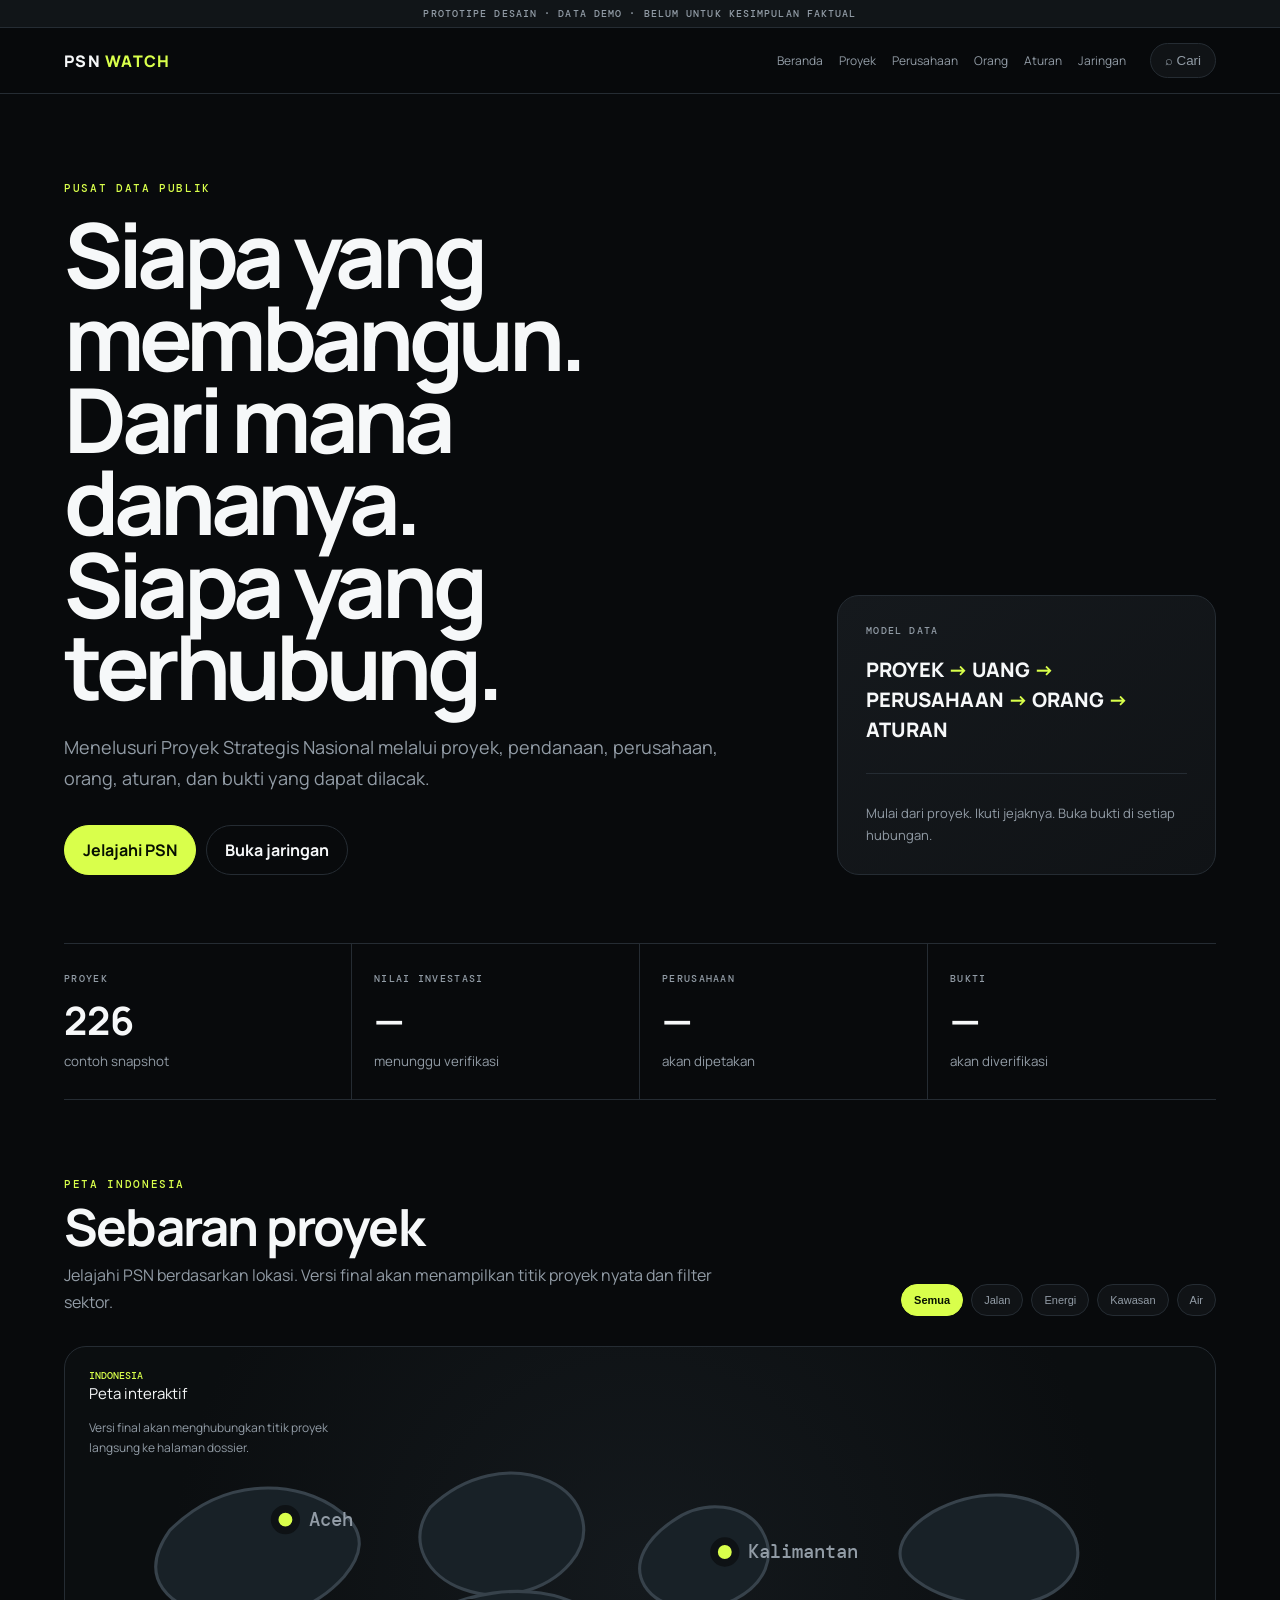
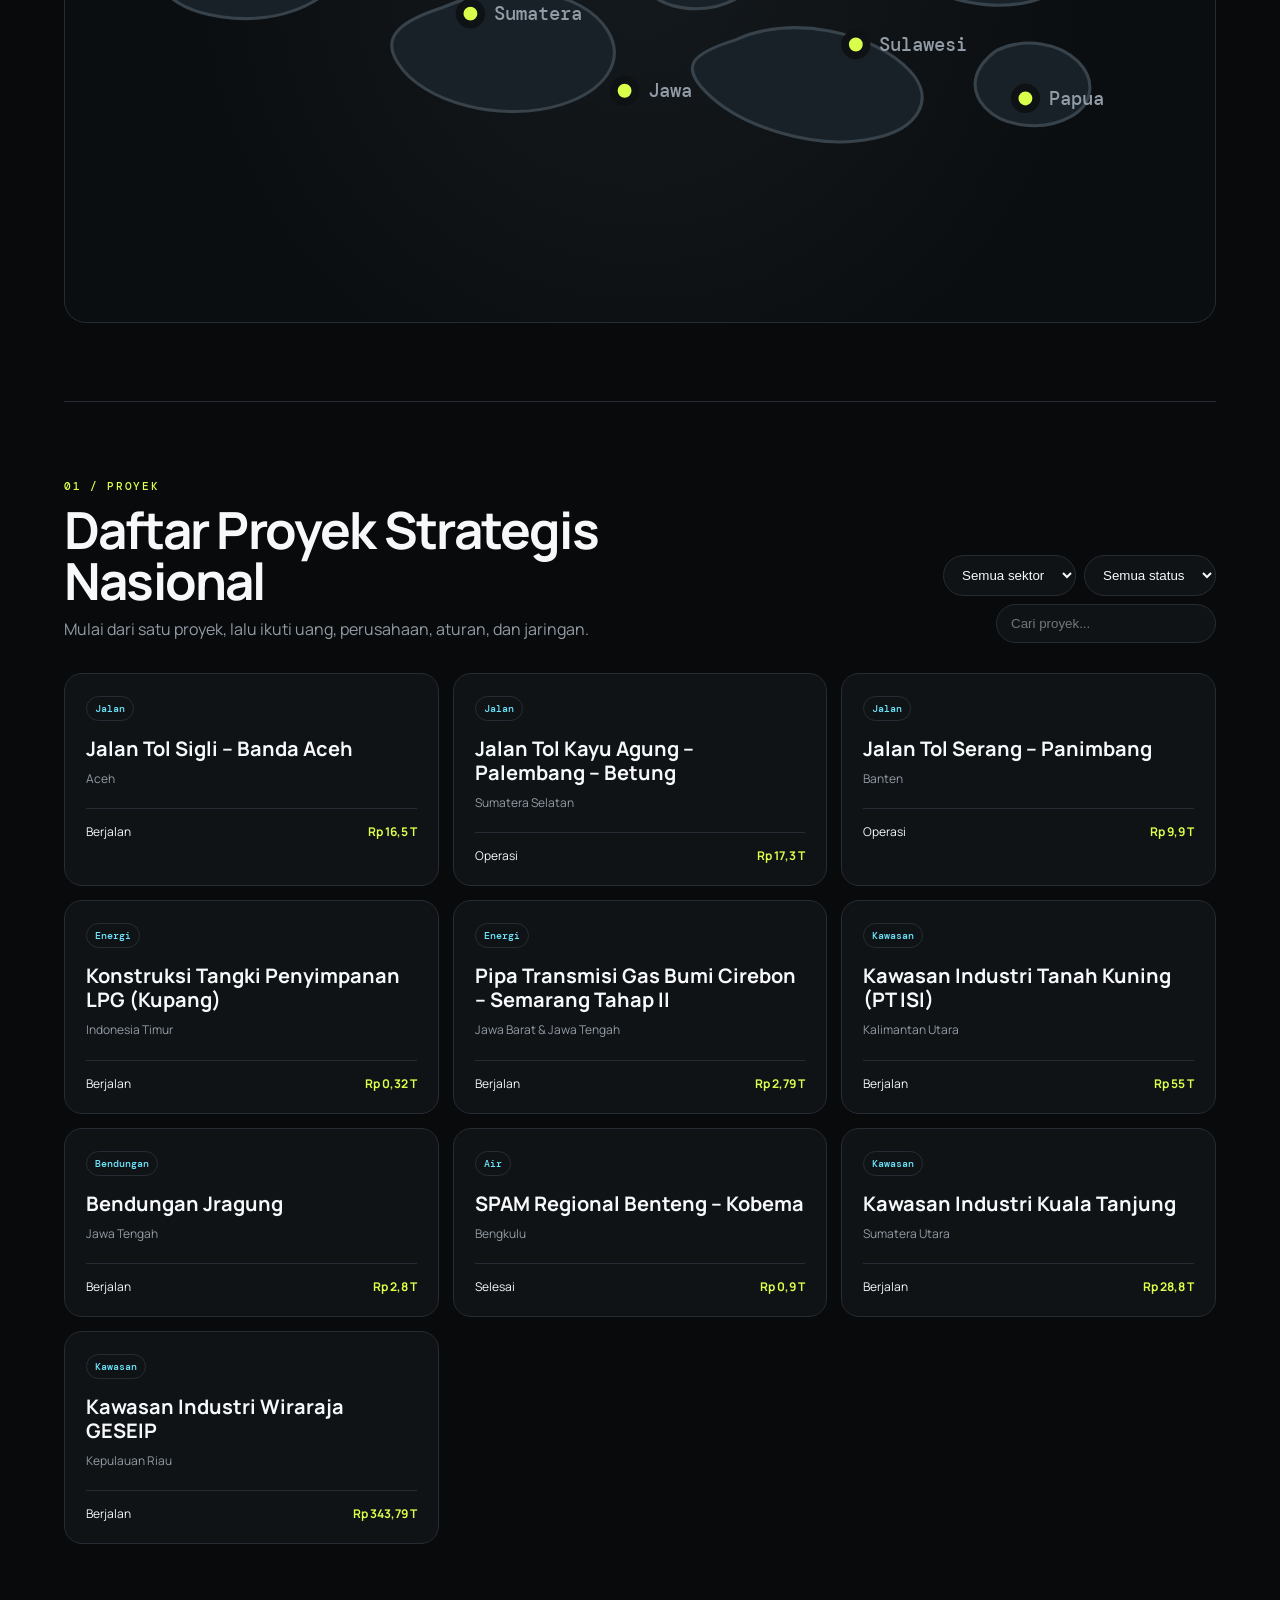
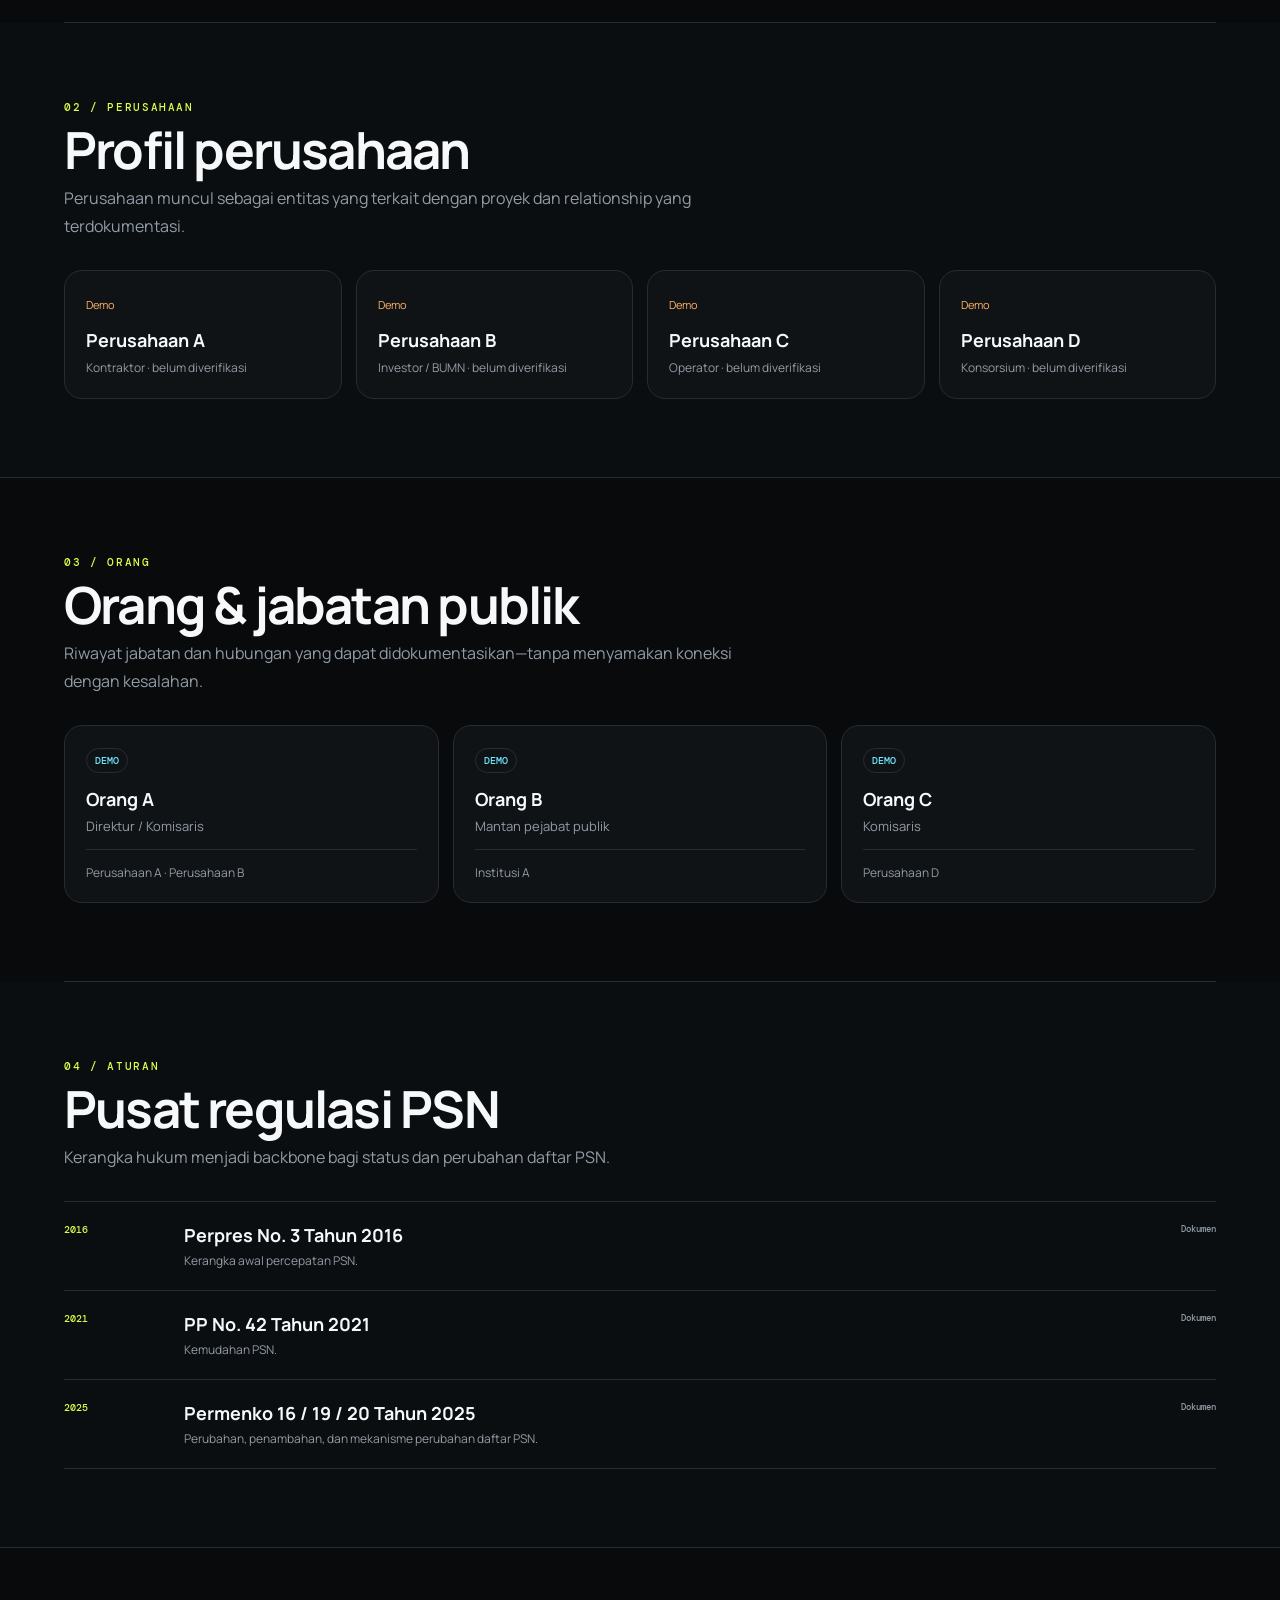
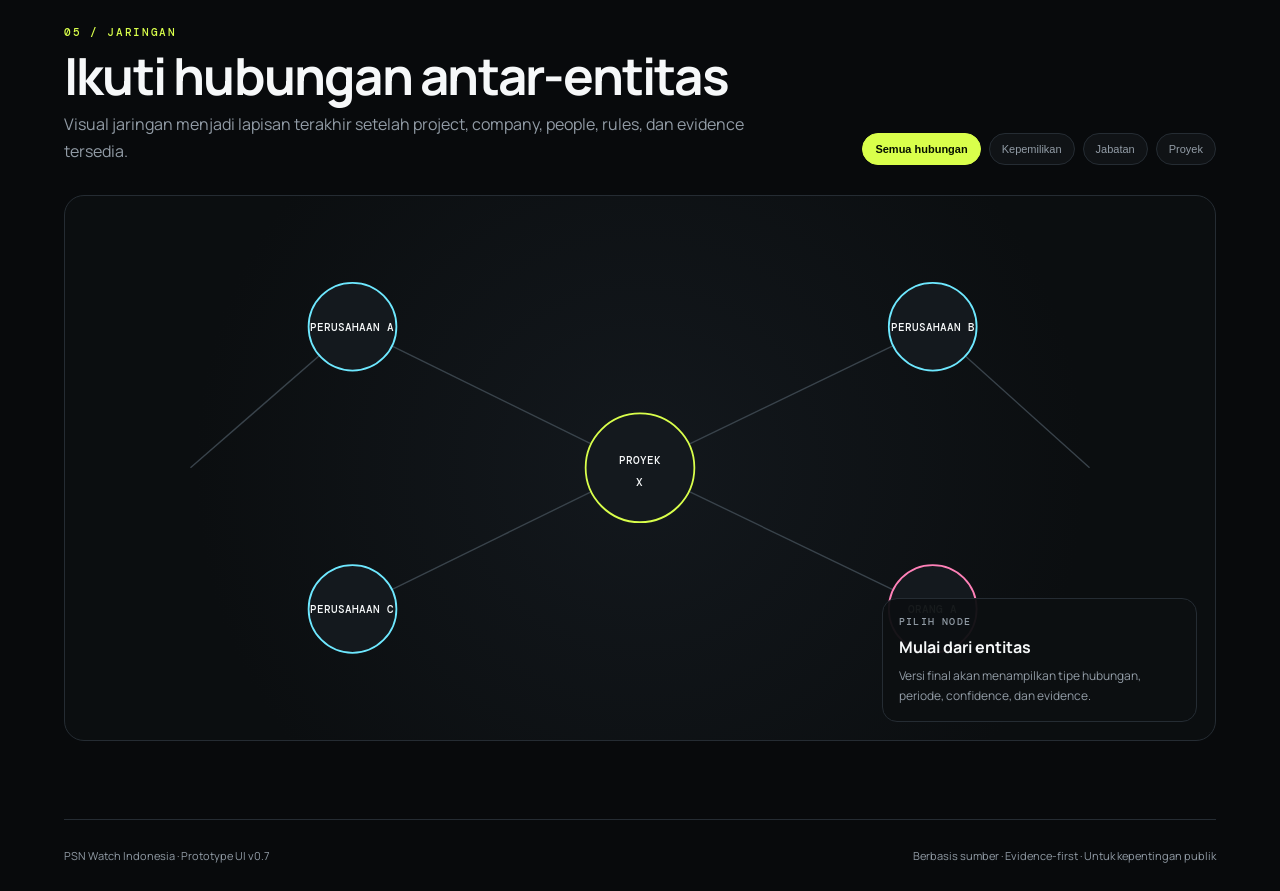
<file: index.html>
<!doctype html>
<html lang="id">
<head>
<meta charset="utf-8"><meta name="viewport" content="width=device-width,initial-scale=1">
<title>PSN Watch Indonesia</title>
<meta name="description" content="Pusat data publik untuk menelusuri Proyek Strategis Nasional Indonesia.">
<link rel="stylesheet" href="styles.css">
</head>
<body>
<div class="demo-bar">PROTOTIPE DESAIN · DATA DEMO · BELUM UNTUK KESIMPULAN FAKTUAL</div>
<header class="topbar">
  <a class="brand" href="index.html">PSN <span>WATCH</span></a>
  <nav>
    <a href="#beranda">Beranda</a><a href="#proyek">Proyek</a><a href="#perusahaan">Perusahaan</a>
    <a href="#orang">Orang</a><a href="#aturan">Aturan</a><a href="#jaringan">Jaringan</a>
  </nav>
  <button id="searchOpen" class="search-btn">⌕ <span>Cari</span></button>
</header>

<main id="beranda">
<section class="hero">
  <div class="hero-copy">
    <div class="eyebrow">PUSAT DATA PUBLIK</div>
    <h1>Siapa yang<br>membangun.<br>Dari mana dananya.<br>Siapa yang terhubung.</h1>
    <p>Menelusuri Proyek Strategis Nasional melalui proyek, pendanaan, perusahaan, orang, aturan, dan bukti yang dapat dilacak.</p>
    <div class="hero-actions"><a class="button primary" href="#proyek">Jelajahi PSN</a><a class="button secondary" href="#jaringan">Buka jaringan</a></div>
  </div>
  <div class="hero-card">
    <div class="mini-label">MODEL DATA</div>
    <div class="flow">PROYEK <i>→</i> UANG <i>→</i> PERUSAHAAN <i>→</i> ORANG <i>→</i> ATURAN</div>
    <div class="hero-line"></div>
    <div class="hero-note">Mulai dari proyek. Ikuti jejaknya. Buka bukti di setiap hubungan.</div>
  </div>
</section>

<section class="stats">
  <div><span>PROYEK</span><strong>226</strong><small>contoh snapshot</small></div>
  <div><span>NILAI INVESTASI</span><strong>—</strong><small>menunggu verifikasi</small></div>
  <div><span>PERUSAHAAN</span><strong>—</strong><small>akan dipetakan</small></div>
  <div><span>BUKTI</span><strong>—</strong><small>akan diverifikasi</small></div>
</section>

<section class="section map-section">
  <div class="section-head"><div><div class="eyebrow">PETA INDONESIA</div><h2>Sebaran proyek</h2><p>Jelajahi PSN berdasarkan lokasi. Versi final akan menampilkan titik proyek nyata dan filter sektor.</p></div>
  <div class="map-filters"><button class="chip active">Semua</button><button class="chip">Jalan</button><button class="chip">Energi</button><button class="chip">Kawasan</button><button class="chip">Air</button></div></div>
  <div class="map-card">
    <div class="map-copy"><div class="map-stat"><b>INDONESIA</b><span>Peta interaktif</span></div><div class="map-hint">Versi final akan menghubungkan titik proyek langsung ke halaman dossier.</div></div>
    <svg class="map-svg" viewBox="0 0 720 360">
      <path class="island" d="M55 106c36-36 84-33 111-12 18 14 13 29 2 42-18 20-45 31-80 26-34-5-55-25-33-56z"/>
      <path class="island" d="M224 91c22-21 52-28 77-17 22 10 30 34 14 53-16 19-46 26-70 17-22-8-37-30-21-53z"/>
      <path class="island" d="M232 156c43-19 91-11 107 15 12 20-2 39-30 48-38 12-90-1-106-27-12-18 4-28 29-36z"/>
      <path class="island" d="M381 100c21-15 48-11 58 6 10 17 2 35-18 45-20 10-48 7-58-9-9-15 2-31 18-42z"/>
      <path class="island" d="M422 177c36-17 89-5 113 20 17 18 6 38-24 44-38 8-86-8-108-30-17-17-10-25 19-34z"/>
      <path class="island" d="M550 94c29-16 63-14 82 3 18 16 15 37-4 49-22 14-65 10-88-7-19-14-13-31 10-45z"/>
      <path class="island" d="M591 184c19-9 41-5 53 7 12 12 10 28-5 36-18 10-44 6-55-6-11-12-8-26 7-37z"/>
      <g class="map-dot"><circle cx="130" cy="99" r="7"/><text x="145" y="103">Aceh</text></g>
      <g class="map-dot"><circle cx="250" cy="160" r="7"/><text x="265" y="164">Sumatera</text></g>
      <g class="map-dot"><circle cx="350" cy="210" r="7"/><text x="365" y="214">Jawa</text></g>
      <g class="map-dot"><circle cx="415" cy="120" r="7"/><text x="430" y="124">Kalimantan</text></g>
      <g class="map-dot"><circle cx="500" cy="180" r="7"/><text x="515" y="184">Sulawesi</text></g>
      <g class="map-dot"><circle cx="610" cy="215" r="7"/><text x="625" y="219">Papua</text></g>
    </svg>
  </div>
</section>

<section class="section" id="proyek">
  <div class="section-head">
    <div><div class="eyebrow">01 / PROYEK</div><h2>Daftar Proyek Strategis Nasional</h2><p>Mulai dari satu proyek, lalu ikuti uang, perusahaan, aturan, dan jaringan.</p></div>
    <div class="filters"><select id="sectorFilter"><option value="">Semua sektor</option><option>Jalan</option><option>Energi</option><option>Kawasan</option><option>Air</option><option>Bendungan</option></select><select id="statusFilter"><option value="">Semua status</option><option>Berjalan</option><option>Operasi</option><option>Selesai</option></select><input id="projectSearch" placeholder="Cari proyek..."></div>
  </div>
  <div id="projectGrid" class="project-grid"></div>
</section>

<section class="section alt" id="perusahaan">
  <div class="section-head"><div><div class="eyebrow">02 / PERUSAHAAN</div><h2>Profil perusahaan</h2><p>Perusahaan muncul sebagai entitas yang terkait dengan proyek dan relationship yang terdokumentasi.</p></div></div>
  <div class="company-grid"><a class="company-card" href="perusahaan-a.html"><span class="company-type">Demo</span><h3>Perusahaan A</h3><div class="meta">Kontraktor · belum diverifikasi</div></a><a class="company-card" href="perusahaan-a.html"><span class="company-type">Demo</span><h3>Perusahaan B</h3><div class="meta">Investor / BUMN · belum diverifikasi</div></a><a class="company-card" href="perusahaan-a.html"><span class="company-type">Demo</span><h3>Perusahaan C</h3><div class="meta">Operator · belum diverifikasi</div></a><a class="company-card" href="perusahaan-a.html"><span class="company-type">Demo</span><h3>Perusahaan D</h3><div class="meta">Konsorsium · belum diverifikasi</div></a></div>
</section>

<section class="section" id="orang">
  <div class="section-head"><div><div class="eyebrow">03 / ORANG</div><h2>Orang & jabatan publik</h2><p>Riwayat jabatan dan hubungan yang dapat didokumentasikan—tanpa menyamakan koneksi dengan kesalahan.</p></div></div>
  <div class="people-grid"><div class="person-card"><span class="tag">DEMO</span><h3>Orang A</h3><div class="role">Direktur / Komisaris</div><div class="linkline">Perusahaan A · Perusahaan B</div></div><div class="person-card"><span class="tag">DEMO</span><h3>Orang B</h3><div class="role">Mantan pejabat publik</div><div class="linkline">Institusi A</div></div><div class="person-card"><span class="tag">DEMO</span><h3>Orang C</h3><div class="role">Komisaris</div><div class="linkline">Perusahaan D</div></div></div>
</section>

<section class="section alt" id="aturan">
  <div class="section-head"><div><div class="eyebrow">04 / ATURAN</div><h2>Pusat regulasi PSN</h2><p>Kerangka hukum menjadi backbone bagi status dan perubahan daftar PSN.</p></div></div>
  <div class="rule-timeline"><div class="rule"><span>2016</span><div><b>Perpres No. 3 Tahun 2016</b><small>Kerangka awal percepatan PSN.</small></div><em>Dokumen</em></div><div class="rule"><span>2021</span><div><b>PP No. 42 Tahun 2021</b><small>Kemudahan PSN.</small></div><em>Dokumen</em></div><div class="rule"><span>2025</span><div><b>Permenko 16 / 19 / 20 Tahun 2025</b><small>Perubahan, penambahan, dan mekanisme perubahan daftar PSN.</small></div><em>Dokumen</em></div></div>
</section>

<section class="section" id="jaringan">
  <div class="section-head"><div><div class="eyebrow">05 / JARINGAN</div><h2>Ikuti hubungan antar-entitas</h2><p>Visual jaringan menjadi lapisan terakhir setelah project, company, people, rules, dan evidence tersedia.</p></div><div class="graph-tools"><button class="chip active">Semua hubungan</button><button class="chip">Kepemilikan</button><button class="chip">Jabatan</button><button class="chip">Proyek</button></div></div>
  <div class="network-canvas"><svg viewBox="0 0 1100 520"><g class="edge-lines"><line x1="550" y1="260" x2="275" y2="125"/><line x1="550" y1="260" x2="830" y2="125"/><line x1="550" y1="260" x2="275" y2="395"/><line x1="550" y1="260" x2="830" y2="395"/><line x1="275" y1="125" x2="120" y2="260"/><line x1="830" y1="125" x2="980" y2="260"/></g>
    <g class="node project"><circle cx="550" cy="260" r="52"/><text x="550" y="256">PROYEK</text><text x="550" y="277">X</text></g><g class="node company"><circle cx="275" cy="125" r="42"/><text x="275" y="129">PERUSAHAAN A</text></g><g class="node company"><circle cx="830" cy="125" r="42"/><text x="830" y="129">PERUSAHAAN B</text></g><g class="node company"><circle cx="275" cy="395" r="42"/><text x="275" y="399">PERUSAHAAN C</text></g><g class="node person"><circle cx="830" cy="395" r="42"/><text x="830" y="399">ORANG A</text></g>
  </svg><div class="node-inspector"><div class="mini-label">PILIH NODE</div><b>Mulai dari entitas</b><p>Versi final akan menampilkan tipe hubungan, periode, confidence, dan evidence.</p></div></div>
</section>
</main>

<footer><span>PSN Watch Indonesia · Prototype UI v0.7</span><span>Berbasis sumber · Evidence-first · Untuk kepentingan publik</span></footer>

<dialog id="searchDialog"><div class="dialog-inner"><button id="closeSearch" class="close">×</button><div class="eyebrow">PENCARIAN GLOBAL</div><h2>Cari di PSN Watch</h2><input id="globalSearch" class="global-search" placeholder="Proyek, perusahaan, orang, aturan..."><div id="searchResults" class="results"></div></div></dialog>
<script src="app.js"></script>
</body>
</html>
</file>
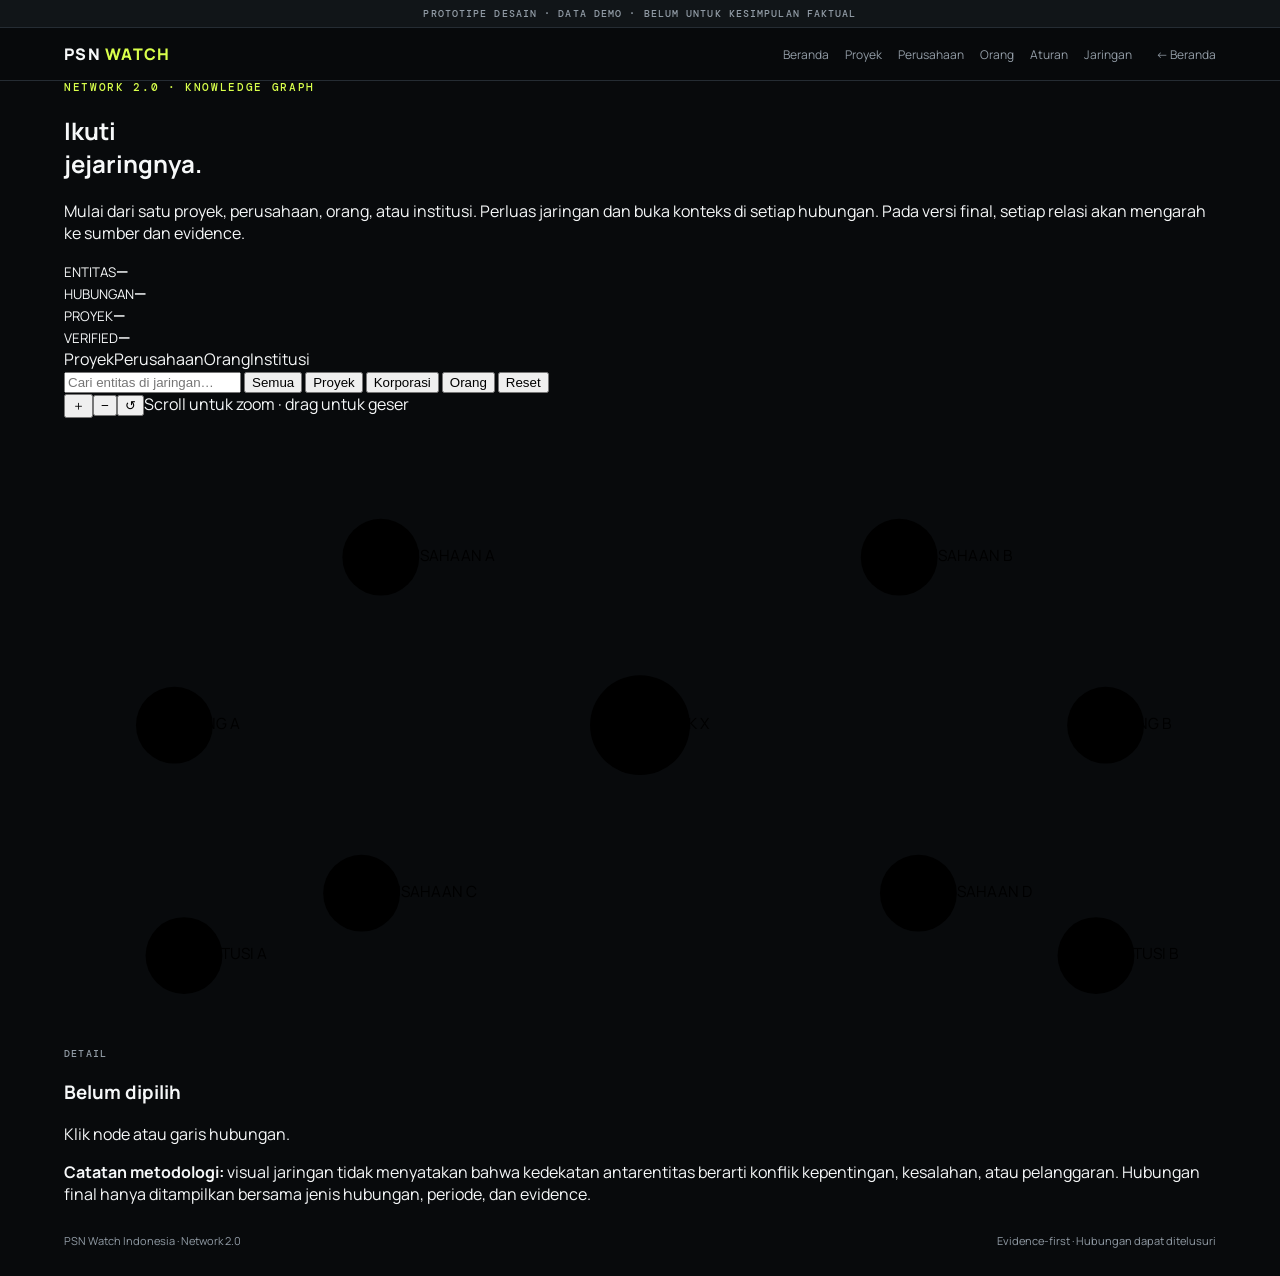
<file: jaringan.html>
<!doctype html>
<html lang="id">
<head>
<meta charset="utf-8"><meta name="viewport" content="width=device-width,initial-scale=1">
<title>PSN Watch — Jaringan</title>
<link rel="stylesheet" href="styles.css">
</head>
<body>
<div class="demo-bar">PROTOTIPE DESAIN · DATA DEMO · BELUM UNTUK KESIMPULAN FAKTUAL</div>
<header class="topbar">
<a class="brand" href="index.html">PSN <span>WATCH</span></a>
<nav><a href="index.html">Beranda</a><a href="index.html#proyek">Proyek</a><a href="index.html#perusahaan">Perusahaan</a><a href="index.html#orang">Orang</a><a href="index.html#aturan">Aturan</a><a href="jaringan.html">Jaringan</a></nav>
<a class="back-link" href="index.html">← Beranda</a>
</header>

<main class="network-page">
<section class="network-hero">
  <div>
    <div class="eyebrow">NETWORK 2.0 · KNOWLEDGE GRAPH</div>
    <h1>Ikuti<br>jejaringnya.</h1>
    <p>Mulai dari satu proyek, perusahaan, orang, atau institusi. Perluas jaringan dan buka konteks di setiap hubungan. Pada versi final, setiap relasi akan mengarah ke sumber dan evidence.</p>
  </div>
  <div class="network-summary">
    <div><small>ENTITAS</small><strong>—</strong></div>
    <div><small>HUBUNGAN</small><strong>—</strong></div>
    <div><small>PROYEK</small><strong>—</strong></div>
    <div><small>VERIFIED</small><strong>—</strong></div>
  </div>
</section>

<section class="network-app">
<div class="legend-2"><span><i class="l-project"></i>Proyek</span><span><i class="l-company"></i>Perusahaan</span><span><i class="l-person"></i>Orang</span><span><i class="l-institution"></i>Institusi</span></div>
<div class="network-toolbar">
  <input id="entitySearch" placeholder="Cari entitas di jaringan…">
  <button class="active" data-filter="all">Semua</button>
  <button data-filter="project">Proyek</button>
  <button data-filter="corporate">Korporasi</button>
  <button data-filter="people">Orang</button>
  <button id="reset">Reset</button>
</div>

<div class="graph-shell">
  <div class="graph-mini"><button id="zin">＋</button><button id="zout">−</button><button id="zreset">↺</button><span>Scroll untuk zoom · drag untuk geser</span></div>
  <svg id="networkSvg" viewBox="0 0 1200 650" aria-label="Grafik jejaring entitas">
    <g id="viewport"></g>
  </svg>
  <aside id="inspector" class="inspector-2">
    <div class="mini-label">DETAIL</div><h3>Belum dipilih</h3><p>Klik node atau garis hubungan.</p>
  </aside>
</div>
<div class="network-notice"><b>Catatan metodologi:</b> visual jaringan tidak menyatakan bahwa kedekatan antarentitas berarti konflik kepentingan, kesalahan, atau pelanggaran. Hubungan final hanya ditampilkan bersama jenis hubungan, periode, dan evidence.</div>
</section>
</main>
<footer><span>PSN Watch Indonesia · Network 2.0</span><span>Evidence-first · Hubungan dapat ditelusuri</span></footer>

<script>
const nodes=[
{id:"px",label:"PROYEK X",type:"project",x:600,y:320},
{id:"a",label:"PERUSAHAAN A",type:"company",x:330,y:145},
{id:"b",label:"PERUSAHAAN B",type:"company",x:870,y:145},
{id:"c",label:"PERUSAHAAN C",type:"company",x:310,y:495},
{id:"d",label:"PERUSAHAAN D",type:"company",x:890,y:495},
{id:"pa",label:"ORANG A",type:"person",x:115,y:320},
{id:"pb",label:"ORANG B",type:"person",x:1085,y:320},
{id:"ia",label:"INSTITUSI A",type:"institution",x:125,y:560},
{id:"ib",label:"INSTITUSI B",type:"institution",x:1075,y:560}
];
const edges=[
{id:"e1",a:"px",b:"a",kind:"project",rel:"kontraktor",note:"Demo relationship."},
{id:"e2",a:"px",b:"b",kind:"project",rel:"investor / BUMN",note:"Demo relationship."},
{id:"e3",a:"px",b:"c",kind:"project",rel:"operator",note:"Demo relationship."},
{id:"e4",a:"px",b:"d",kind:"project",rel:"konsorsium",note:"Demo relationship."},
{id:"e5",a:"a",b:"pa",kind:"people",rel:"direktur",note:"Pada data final akan ditautkan ke dokumen jabatan."},
{id:"e6",a:"b",b:"pb",kind:"people",rel:"komisaris",note:"Pada data final akan ditautkan ke dokumen jabatan."},
{id:"e7",a:"c",b:"ia",kind:"corporate",rel:"struktur perusahaan",note:"Jenis dan arah relationship akan ditentukan oleh evidence."},
{id:"e8",a:"d",b:"ib",kind:"corporate",rel:"hubungan korporasi",note:"Jenis dan arah relationship akan ditentukan oleh evidence."}
];
let scale=1,tx=0,ty=0,drag=null,filter="all",selectedNode=null,selectedEdge=null;
const $=id=>document.getElementById(id), byId=Object.fromEntries(nodes.map(n=>[n.id,n]));
function draw(){
 const vp=$("viewport");vp.innerHTML='<g id="edges"></g><g id="nodes"></g>';
 const eg=$("edges"),ng=$("nodes");
 edges.forEach(e=>{
  const a=byId[e.a],b=byId[e.b],line=document.createElementNS("http://www.w3.org/2000/svg","line");
  Object.assign(line.dataset,{id:e.id,kind:e.kind});
  line.setAttribute("x1",a.x);line.setAttribute("y1",a.y);line.setAttribute("x2",b.x);line.setAttribute("y2",b.y);line.setAttribute("class",`graph-edge ${e.kind}`);
  line.addEventListener("click",ev=>{ev.stopPropagation();selectEdge(e.id)});eg.appendChild(line);
 });
 nodes.forEach(n=>{
  const g=document.createElementNS("http://www.w3.org/2000/svg","g"),r=n.type==="project"?52:40;
  g.setAttribute("class",`graph-node ${n.type}`);g.dataset.id=n.id;g.setAttribute("transform",`translate(${n.x} ${n.y})`);
  g.innerHTML=`<circle r="${r}"></circle><text y="4">${n.label}</text>`;g.addEventListener("click",ev=>{ev.stopPropagation();selectNode(n.id)});ng.appendChild(g);
 });
 apply();applyFilter();
}
function apply(){ $("viewport").setAttribute("transform",`translate(${tx} ${ty}) scale(${scale})`); }
function selectNode(id){selectedNode=id;selectedEdge=null;document.querySelectorAll(".graph-node").forEach(n=>n.classList.toggle("selected",n.dataset.id===id));document.querySelectorAll(".graph-edge").forEach(e=>e.classList.remove("selected"));const n=byId[id];$("inspector").innerHTML=`<div class="mini-label">ENTITAS</div><h3>${n.label}</h3><div class="relation">${n.type}</div><p>Versi final akan menampilkan profil entitas, proyek terkait, relationship, periode, dan confidence.</p><div class="source-box"><b>Evidence:</b> belum tersedia · demo</div>`;}
function selectEdge(id){selectedEdge=id;selectedNode=null;document.querySelectorAll(".graph-node").forEach(n=>n.classList.remove("selected"));document.querySelectorAll(".graph-edge").forEach(e=>e.classList.toggle("selected",e.dataset.id===id));const e=edges.find(x=>x.id===id);const a=byId[e.a],b=byId[e.b];$("inspector").innerHTML=`<div class="mini-label">HUBUNGAN</div><h3>${e.rel}</h3><div class="relation">${a.label} → ${b.label}</div><p>${e.note}</p><div class="source-box"><b>Periode:</b> —<br><b>Sumber:</b> placeholder demo<br><b>Status:</b> needs review</div>`;}
function applyFilter(){document.querySelectorAll(".graph-edge").forEach(e=>e.classList.toggle("dim",filter!=="all"&&e.dataset.kind!==filter));document.querySelectorAll("[data-filter]").forEach(b=>b.classList.toggle("active",b.dataset.filter===filter));const q=$("entitySearch").value.toLowerCase().trim();document.querySelectorAll(".graph-node").forEach(n=>{const hit=!q||n.textContent.toLowerCase().includes(q);n.style.opacity=hit?"1":".18";});}
function reset(){scale=1;tx=0;ty=0;selectedNode=null;selectedEdge=null;apply();filter="all";$("entitySearch").value="";document.querySelectorAll(".graph-node").forEach(n=>{n.classList.remove("selected");n.style.opacity="1"});document.querySelectorAll(".graph-edge").forEach(e=>e.classList.remove("selected","dim"));$("inspector").innerHTML='<div class="mini-label">DETAIL</div><h3>Belum dipilih</h3><p>Klik node atau garis hubungan.</p>';applyFilter();}
document.querySelectorAll("[data-filter]").forEach(b=>b.addEventListener("click",()=>{filter=b.dataset.filter;applyFilter()}));
$("entitySearch").addEventListener("input",applyFilter);$("reset").addEventListener("click",reset);
$("zin").addEventListener("click",()=>{scale=Math.min(2.2,scale*1.15);apply()});$("zout").addEventListener("click",()=>{scale=Math.max(.55,scale/1.15);apply()});$("zreset").addEventListener("click",reset);
$("networkSvg").addEventListener("wheel",e=>{e.preventDefault();scale=Math.max(.55,Math.min(2.2,scale*(e.deltaY<0?1.08:.92)));apply()},{passive:false});
$("networkSvg").addEventListener("pointerdown",e=>{drag={x:e.clientX,y:e.clientY,tx,ty};$("networkSvg").setPointerCapture?.(e.pointerId);});
$("networkSvg").addEventListener("pointermove",e=>{if(!drag)return;tx=drag.tx+(e.clientX-drag.x);ty=drag.ty+(e.clientY-drag.y);apply()});
$("networkSvg").addEventListener("pointerup",()=>drag=null);$("networkSvg").addEventListener("pointerleave",()=>drag=null);
draw();
</script>
</body>
</html>
</file>
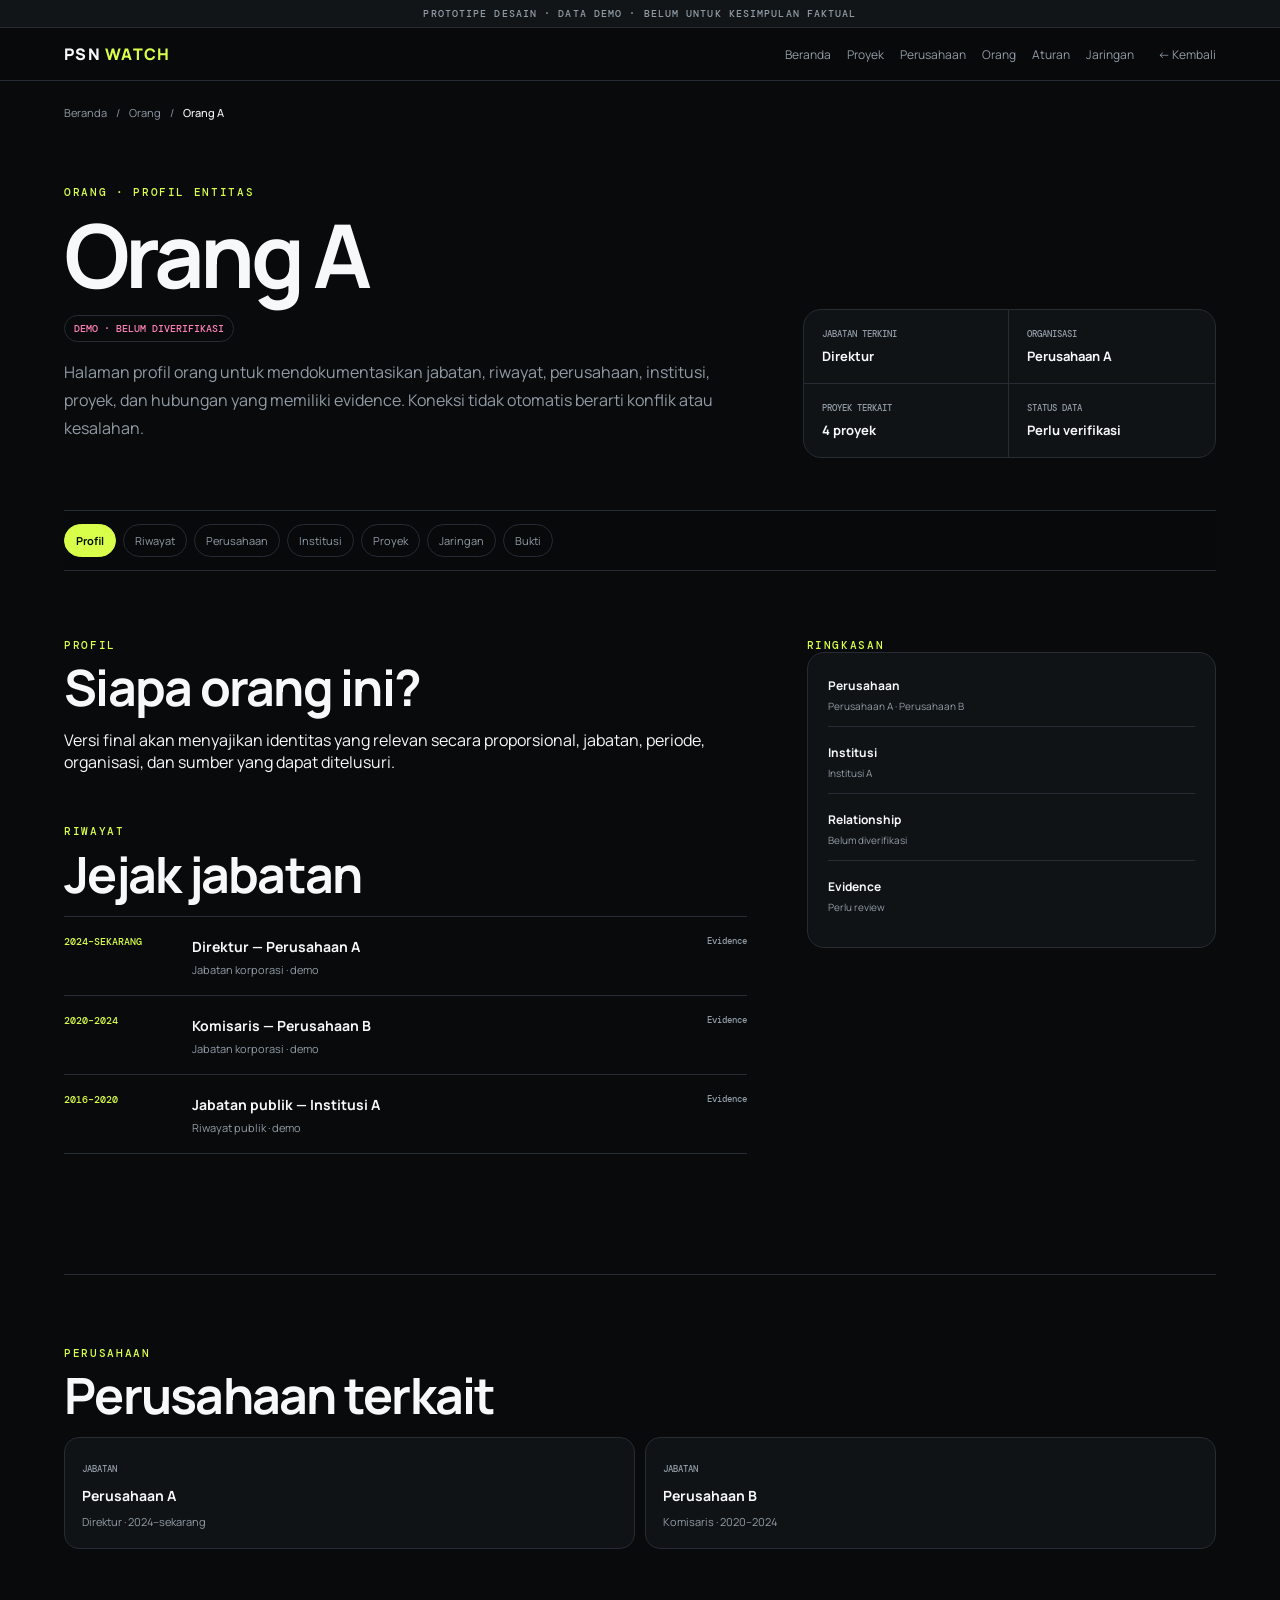
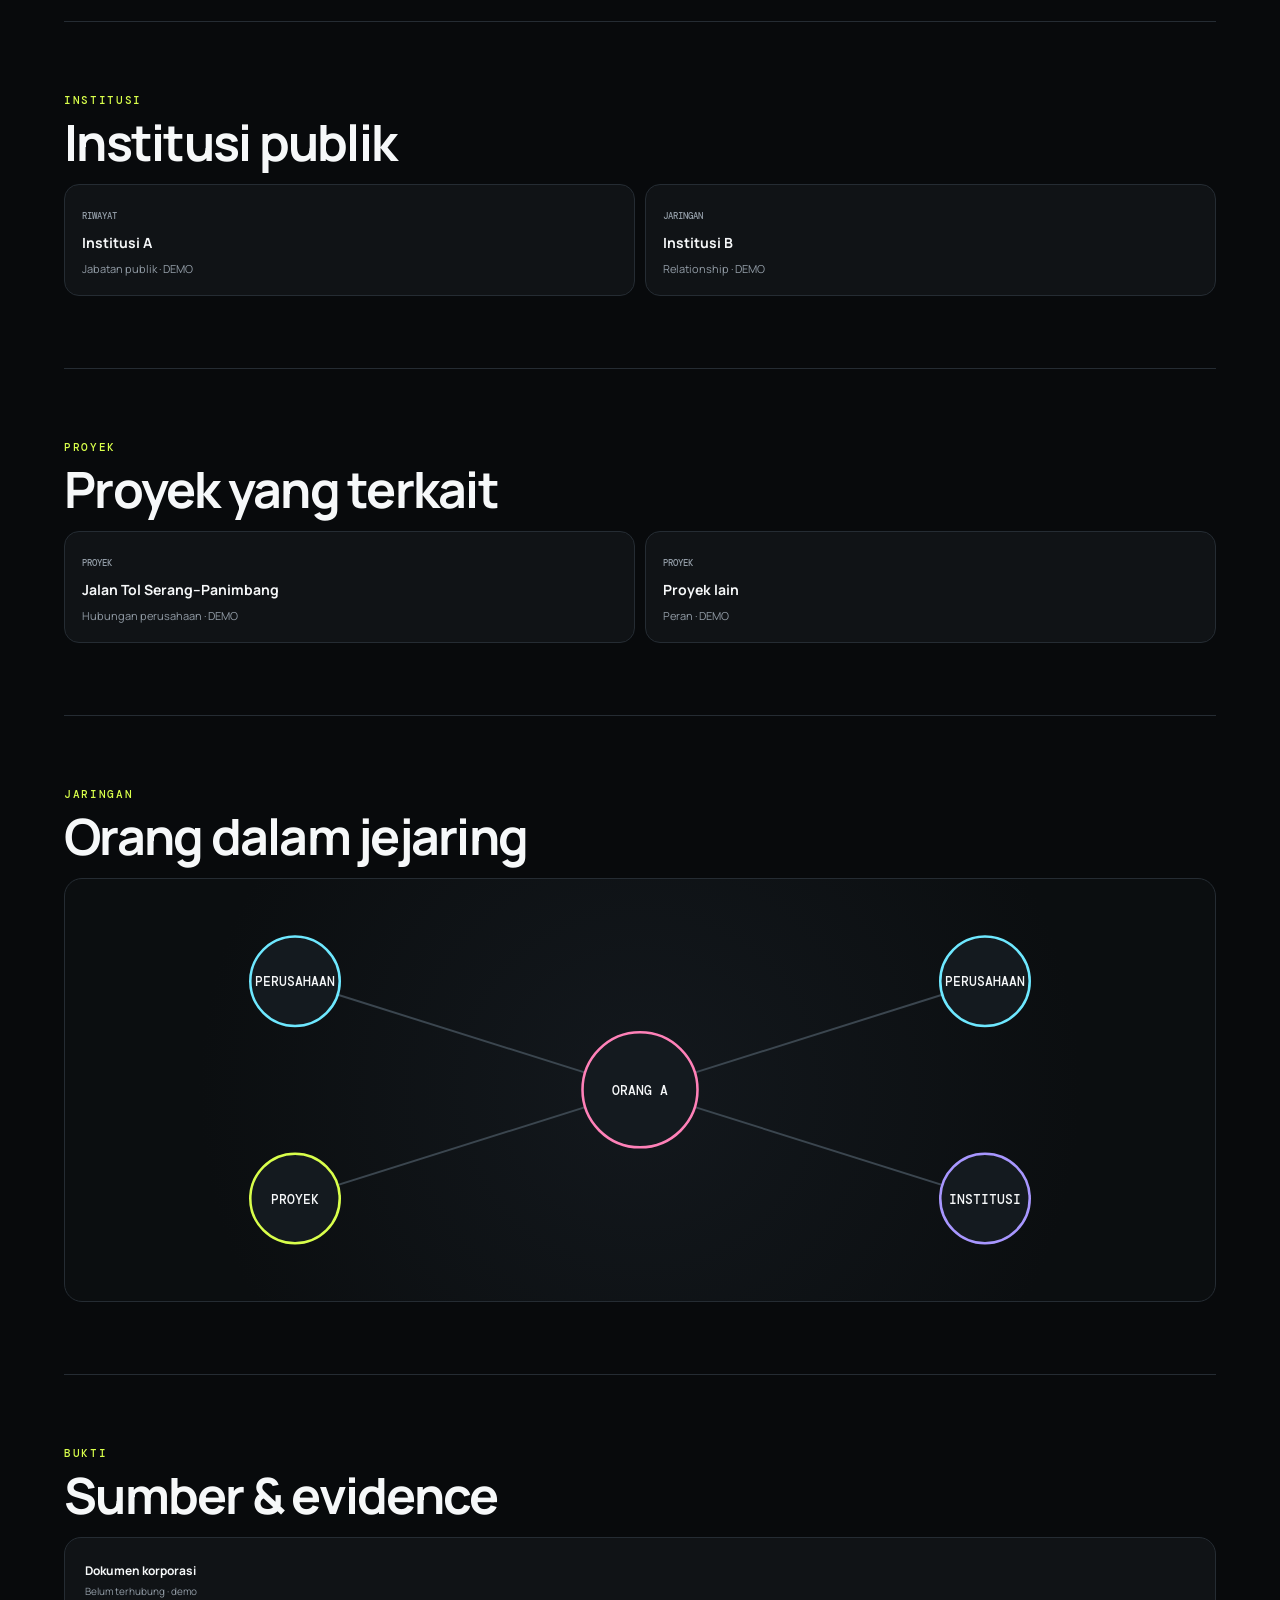
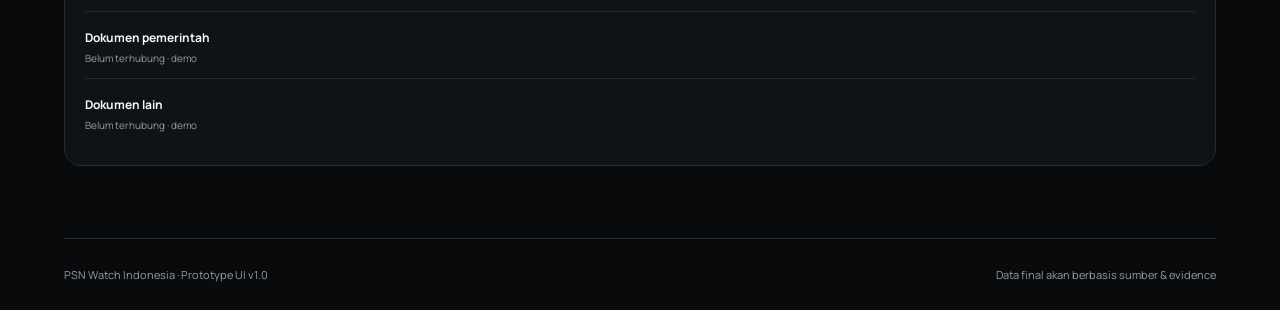
<file: orang-a.html>
<!doctype html>
<html lang="id">
<head>
<meta charset="utf-8"><meta name="viewport" content="width=device-width,initial-scale=1">
<title>PSN Watch — Profil Orang</title>
<link rel="stylesheet" href="styles.css">
<style>
.person-profile{padding:42px 0 52px;border-bottom:1px solid var(--line);display:grid;grid-template-columns:1.25fr .75fr;gap:50px}
.person-profile h1{font-size:clamp(52px,7vw,88px);line-height:.92;letter-spacing:-.055em;margin:15px 0 20px}
.person-profile p{color:var(--muted);line-height:1.75;max-width:720px}
.person-badge{display:inline-flex;padding:6px 9px;border:1px solid var(--line);border-radius:999px;color:var(--pink);font:500 10px "DM Mono",monospace}
.person-facts{align-self:end;background:var(--panel);border:1px solid var(--line);border-radius:18px;overflow:hidden;display:grid;grid-template-columns:1fr 1fr}
.person-facts div{padding:18px;border-right:1px solid var(--line);border-bottom:1px solid var(--line)}.person-facts div:nth-child(2n){border-right:0}.person-facts div:nth-last-child(-n+2){border-bottom:0}
.person-facts small{display:block;color:var(--muted);font:500 9px "DM Mono",monospace}.person-facts b{display:block;margin-top:7px;font-size:13px}
.person-tabs{display:flex;gap:7px;overflow:auto;padding:13px 0;border-bottom:1px solid var(--line);position:sticky;top:55px;background:rgba(8,10,12,.94);backdrop-filter:blur(10px);z-index:10}
.person-tabs a{white-space:nowrap;padding:8px 11px;border:1px solid var(--line);border-radius:999px;color:var(--muted);font-size:11px}.person-tabs a:hover,.person-tabs a.active{background:var(--accent);border-color:var(--accent);color:#071000;font-weight:700}
.person-content{display:grid;grid-template-columns:1.25fr .75fr;gap:60px;padding:68px 0;border-bottom:1px solid var(--line)}
.person-section{margin-bottom:52px}.person-section h2,.wide-block h2{font-size:clamp(30px,4vw,50px);line-height:1;letter-spacing:-.035em;margin:10px 0 17px}
.career{border-top:1px solid var(--line)}.career-item{display:grid;grid-template-columns:110px 1fr auto;gap:18px;padding:18px 0;border-bottom:1px solid var(--line)}.career-item>span{color:var(--accent);font:500 10px "DM Mono",monospace}.career-item b{font-size:14px}.career-item p{margin:5px 0 0;color:var(--muted);font-size:11px}.career-item em{font:500 9px "DM Mono",monospace;color:var(--muted);font-style:normal}
.linked-grid{display:grid;grid-template-columns:1fr 1fr;gap:10px}.linked-card{background:var(--panel);border:1px solid var(--line);border-radius:15px;padding:17px}.linked-card small{font:500 9px "DM Mono",monospace;color:var(--muted)}.linked-card b{display:block;margin:9px 0 4px;font-size:14px}.linked-card span{color:var(--muted);font-size:11px}
.role-chip{display:inline-flex;padding:5px 8px;border:1px solid var(--line);border-radius:999px;color:var(--cyan);font:500 9px "DM Mono",monospace}
.network-person{border:1px solid var(--line);border-radius:18px;background:radial-gradient(circle at center,#13181d,#0b0e10 72%);overflow:hidden}.network-person svg{display:block;width:100%}.network-person line{stroke:#3b464f;stroke-width:1.5}.network-person .center{fill:#141a1f;stroke:var(--pink);stroke-width:2}.network-person .company{fill:#141a1f;stroke:var(--cyan);stroke-width:2}.network-person .project{fill:#141a1f;stroke:var(--accent);stroke-width:2}.network-person .institution{fill:#141a1f;stroke:var(--purple);stroke-width:2}.network-person text{fill:var(--text);font:500 10px "DM Mono",monospace;text-anchor:middle}
.source-panel{background:var(--panel);border:1px solid var(--line);border-radius:17px;padding:20px}.source-item{padding:13px 0;border-top:1px solid var(--line)}.source-item:first-child{border-top:0;padding-top:0}.source-item b{font-size:12px}.source-item span{display:block;color:var(--muted);font-size:10px;margin-top:4px}
@media(max-width:1000px){.person-profile,.person-content{grid-template-columns:1fr}}
@media(max-width:650px){.person-profile h1{font-size:54px}.person-facts{grid-template-columns:1fr}.person-facts div{border-right:0}.linked-grid{grid-template-columns:1fr}.career-item{grid-template-columns:75px 1fr}.career-item em{display:none}}
</style>
</head>
<body>
<div class="demo-bar">PROTOTIPE DESAIN · DATA DEMO · BELUM UNTUK KESIMPULAN FAKTUAL</div>
<header class="topbar">
  <a class="brand" href="index.html">PSN <span>WATCH</span></a>
  <nav><a href="index.html">Beranda</a><a href="index.html#proyek">Proyek</a><a href="index.html#perusahaan">Perusahaan</a><a href="index.html#orang">Orang</a><a href="index.html#aturan">Aturan</a><a href="jaringan.html">Jaringan</a></nav>
  <a class="back-link" href="index.html#orang">← Kembali</a>
</header>

<main class="page">
<div class="breadcrumbs"><a href="index.html">Beranda</a><span>/</span><a href="index.html#orang">Orang</a><span>/</span><b>Orang A</b></div>

<section class="person-profile">
 <div>
  <div class="eyebrow">ORANG · PROFIL ENTITAS</div>
  <h1>Orang A</h1>
  <div><span class="person-badge">DEMO · BELUM DIVERIFIKASI</span></div>
  <p>Halaman profil orang untuk mendokumentasikan jabatan, riwayat, perusahaan, institusi, proyek, dan hubungan yang memiliki evidence. Koneksi tidak otomatis berarti konflik atau kesalahan.</p>
 </div>
 <div class="person-facts">
  <div><small>JABATAN TERKINI</small><b>Direktur</b></div>
  <div><small>ORGANISASI</small><b>Perusahaan A</b></div>
  <div><small>PROYEK TERKAIT</small><b>4 proyek</b></div>
  <div><small>STATUS DATA</small><b>Perlu verifikasi</b></div>
 </div>
</section>

<nav class="person-tabs"><a class="active" href="#profil">Profil</a><a href="#karier">Riwayat</a><a href="#perusahaan">Perusahaan</a><a href="#institusi">Institusi</a><a href="#proyek">Proyek</a><a href="jaringan.html">Jaringan</a><a href="#bukti">Bukti</a></nav>

<section id="profil" class="person-content">
 <div>
  <section class="person-section"><div class="section-label">PROFIL</div><h2>Siapa orang ini?</h2><p class="muted">Versi final akan menyajikan identitas yang relevan secara proporsional, jabatan, periode, organisasi, dan sumber yang dapat ditelusuri.</p></section>
  <section id="karier" class="person-section"><div class="section-label">RIWAYAT</div><h2>Jejak jabatan</h2><div class="career">
   <article class="career-item"><span>2024–SEKARANG</span><div><b>Direktur — Perusahaan A</b><p>Jabatan korporasi · demo</p></div><em>Evidence</em></article>
   <article class="career-item"><span>2020–2024</span><div><b>Komisaris — Perusahaan B</b><p>Jabatan korporasi · demo</p></div><em>Evidence</em></article>
   <article class="career-item"><span>2016–2020</span><div><b>Jabatan publik — Institusi A</b><p>Riwayat publik · demo</p></div><em>Evidence</em></article>
  </div></section>
 </div>
 <aside>
  <section class="person-section"><div class="section-label">RINGKASAN</div><div class="source-panel">
   <div class="source-item"><b>Perusahaan</b><span>Perusahaan A · Perusahaan B</span></div>
   <div class="source-item"><b>Institusi</b><span>Institusi A</span></div>
   <div class="source-item"><b>Relationship</b><span>Belum diverifikasi</span></div>
   <div class="source-item"><b>Evidence</b><span>Perlu review</span></div>
  </div></section>
 </aside>
</section>

<section id="perusahaan" class="wide-block"><div class="section-label">PERUSAHAAN</div><h2>Perusahaan terkait</h2><div class="linked-grid"><a class="linked-card" href="perusahaan-a.html"><small>JABATAN</small><b>Perusahaan A</b><span>Direktur · 2024–sekarang</span></a><a class="linked-card" href="perusahaan-a.html"><small>JABATAN</small><b>Perusahaan B</b><span>Komisaris · 2020–2024</span></a></div></section>

<section id="institusi" class="wide-block"><div class="section-label">INSTITUSI</div><h2>Institusi publik</h2><div class="linked-grid"><div class="linked-card"><small>RIWAYAT</small><b>Institusi A</b><span>Jabatan publik · DEMO</span></div><div class="linked-card"><small>JARINGAN</small><b>Institusi B</b><span>Relationship · DEMO</span></div></div></section>

<section id="proyek" class="wide-block"><div class="section-label">PROYEK</div><h2>Proyek yang terkait</h2><div class="linked-grid"><a class="linked-card" href="proyek-serang-panimbang.html"><small>PROYEK</small><b>Jalan Tol Serang–Panimbang</b><span>Hubungan perusahaan · DEMO</span></a><div class="linked-card"><small>PROYEK</small><b>Proyek lain</b><span>Peran · DEMO</span></div></div></section>

<section id="jaringan" class="wide-block"><div class="section-label">JARINGAN</div><h2>Orang dalam jejaring</h2><div class="network-person"><svg viewBox="0 0 900 330"><line x1="450" y1="165" x2="180" y2="80"/><line x1="450" y1="165" x2="720" y2="80"/><line x1="450" y1="165" x2="180" y2="250"/><line x1="450" y1="165" x2="720" y2="250"/><circle class="center" cx="450" cy="165" r="45"/><circle class="company" cx="180" cy="80" r="35"/><circle class="company" cx="720" cy="80" r="35"/><circle class="project" cx="180" cy="250" r="35"/><circle class="institution" cx="720" cy="250" r="35"/><text x="450" y="169">ORANG A</text><text x="180" y="84">PERUSAHAAN</text><text x="720" y="84">PERUSAHAAN</text><text x="180" y="254">PROYEK</text><text x="720" y="254">INSTITUSI</text></svg></div></section>

<section id="bukti" class="wide-block"><div class="section-label">BUKTI</div><h2>Sumber & evidence</h2><div class="source-panel"><div class="source-item"><b>Dokumen korporasi</b><span>Belum terhubung · demo</span></div><div class="source-item"><b>Dokumen pemerintah</b><span>Belum terhubung · demo</span></div><div class="source-item"><b>Dokumen lain</b><span>Belum terhubung · demo</span></div></div></section>
</main>
<footer><span>PSN Watch Indonesia · Prototype UI v1.0</span><span>Data final akan berbasis sumber & evidence</span></footer>
<script>
const tabs=[...document.querySelectorAll('.person-tabs a')];
const sections=tabs.map(t=>document.querySelector(t.getAttribute('href'))).filter(Boolean);
const setActive=()=>{let current=sections[0], y=scrollY+180;sections.forEach(s=>{if(s.offsetTop<=y) current=s});tabs.forEach(t=>t.classList.toggle('active',t.getAttribute('href')==='#'+current.id));};
addEventListener('scroll',setActive,{passive:true});addEventListener('load',setActive);
</script>
</body>
</html>
</file>
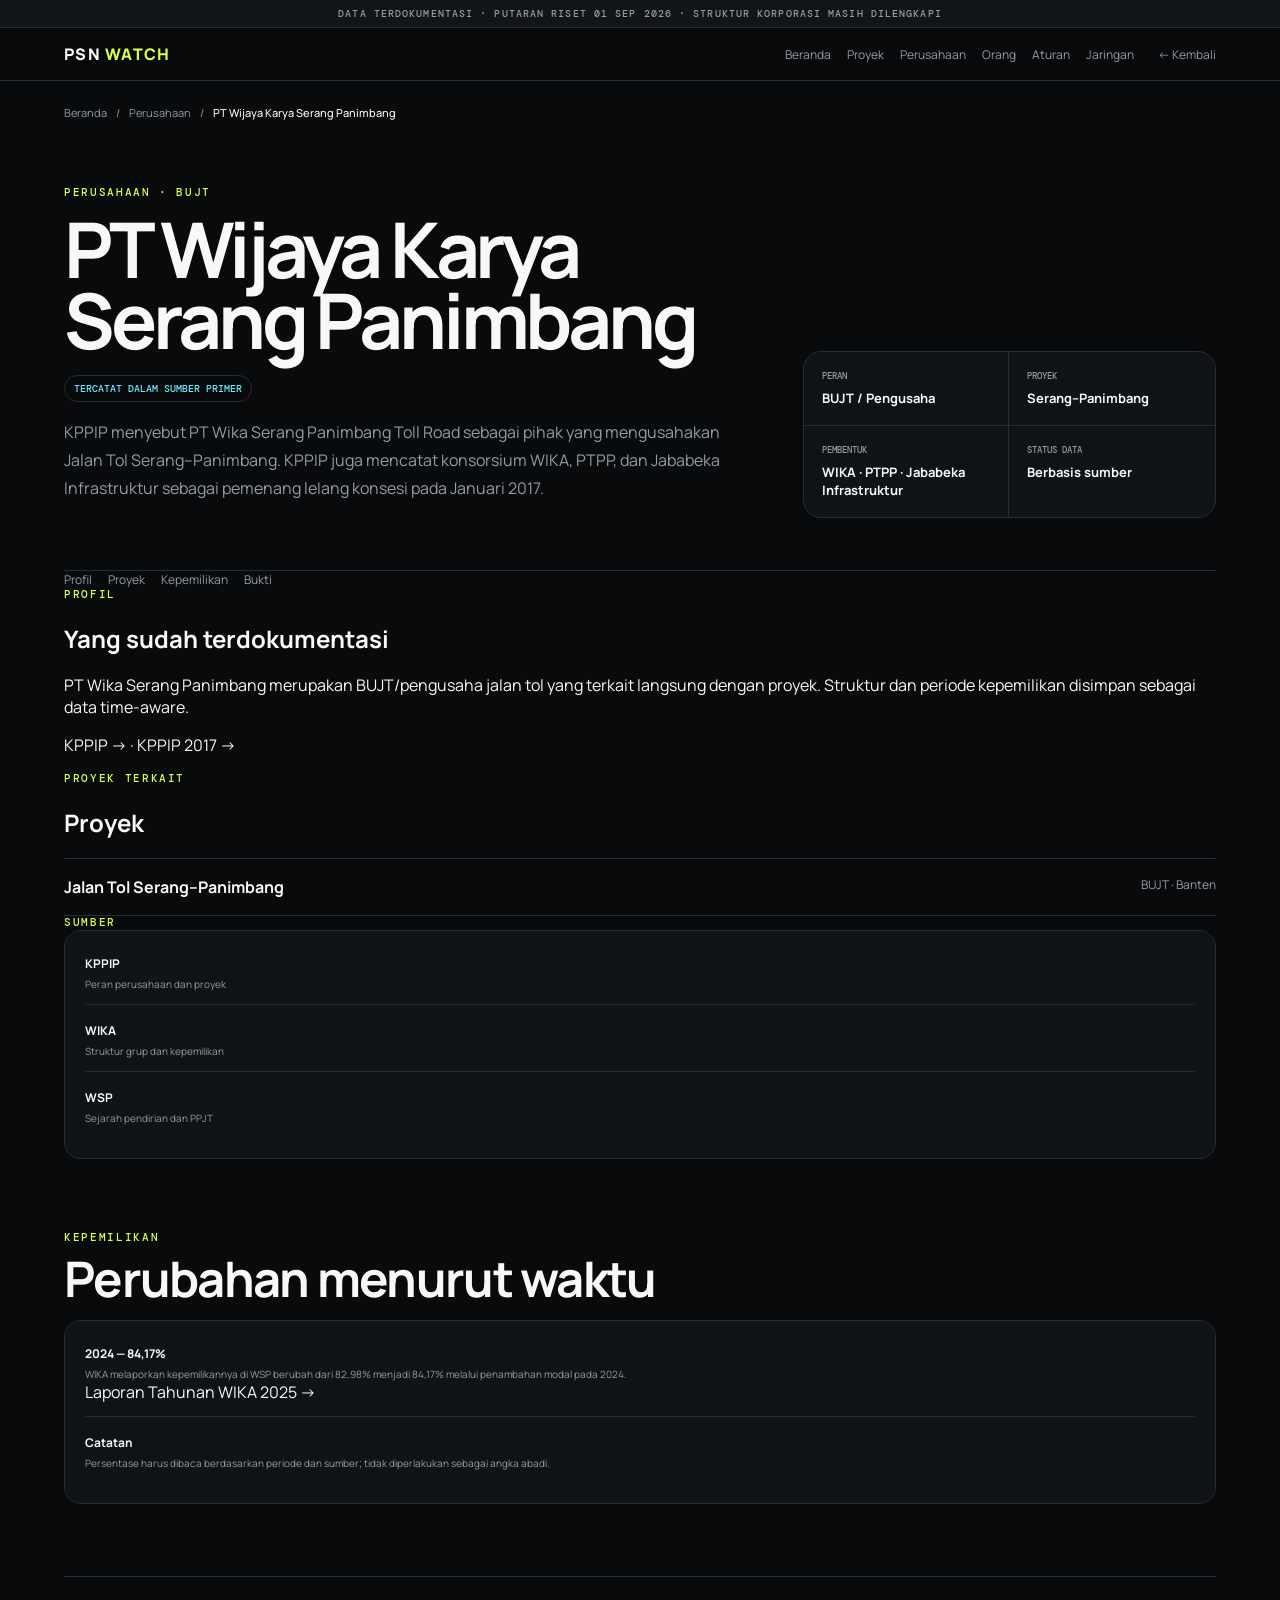
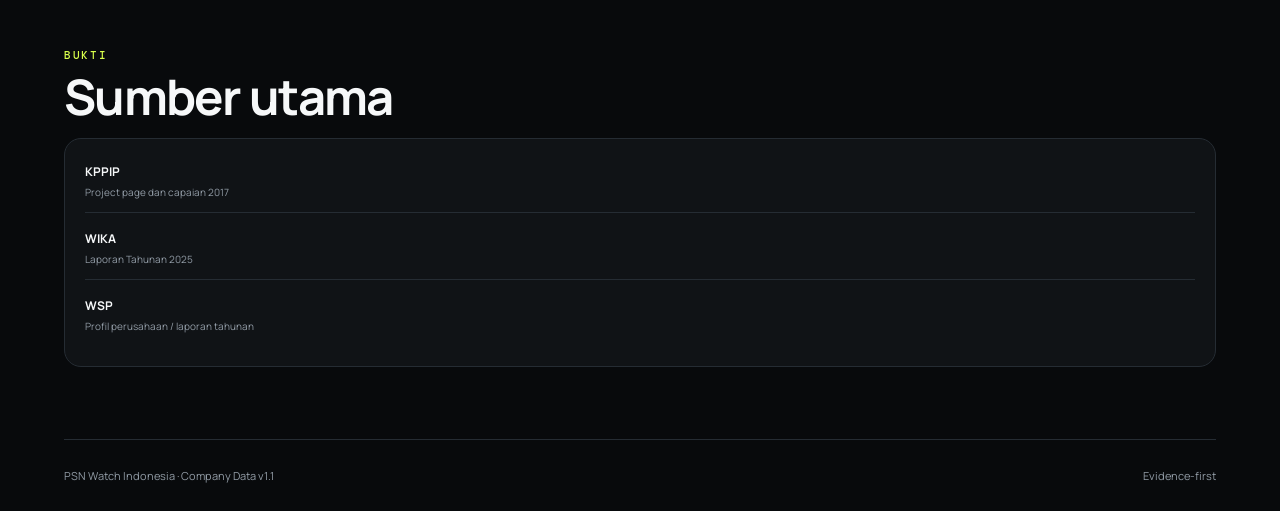
<file: perusahaan-a.html>
<!doctype html>
<html lang="id"><head><meta charset="utf-8"><meta name="viewport" content="width=device-width,initial-scale=1"><title>PSN Watch — PT Wijaya Karya Serang Panimbang</title><link rel="stylesheet" href="styles.css">
<style>.company-profile{padding:42px 0 52px;border-bottom:1px solid var(--line);display:grid;grid-template-columns:1.25fr .75fr;gap:50px}.company-profile h1{font-size:clamp(43px,6vw,78px);line-height:.92;letter-spacing:-.055em;margin:15px 0 20px}.company-profile p{color:var(--muted);line-height:1.75}.company-badge{display:inline-flex;padding:6px 9px;border:1px solid var(--line);border-radius:999px;color:var(--cyan);font:500 10px "DM Mono",monospace}.company-facts{align-self:end;background:var(--panel);border:1px solid var(--line);border-radius:18px;overflow:hidden;display:grid;grid-template-columns:1fr 1fr}.company-facts div{padding:18px;border-right:1px solid var(--line);border-bottom:1px solid var(--line)}.company-facts div:nth-child(2n){border-right:0}.company-facts div:nth-last-child(-n+2){border-bottom:0}.company-facts small{display:block;color:var(--muted);font:500 9px "DM Mono",monospace}.company-facts b{display:block;margin-top:7px;font-size:13px}.company-list{border-top:1px solid var(--line)}.company-list article{padding:17px 0;border-bottom:1px solid var(--line);display:flex;justify-content:space-between;gap:24px}.company-list article span{color:var(--muted);font-size:12px}.source-panel{background:var(--panel);border:1px solid var(--line);border-radius:17px;padding:20px}.source-item{padding:13px 0;border-top:1px solid var(--line)}.source-item:first-child{border-top:0;padding-top:0}.source-item b{font-size:12px}.source-item span{display:block;color:var(--muted);font-size:10px;margin-top:4px}@media(max-width:1000px){.company-profile{grid-template-columns:1fr}}@media(max-width:650px){.company-profile h1{font-size:52px}.company-facts{grid-template-columns:1fr}.company-facts div{border-right:0}.company-facts div:nth-last-child(-n+2){border-bottom:1px solid var(--line)}.company-facts div:last-child{border-bottom:0}}</style>
</head>
<body><div class="demo-bar">DATA TERDOKUMENTASI · PUTARAN RISET 01 SEP 2026 · STRUKTUR KORPORASI MASIH DILENGKAPI</div>
<header class="topbar"><a class="brand" href="index.html">PSN <span>WATCH</span></a><nav><a href="index.html">Beranda</a><a href="index.html#proyek">Proyek</a><a href="index.html#perusahaan">Perusahaan</a><a href="index.html#orang">Orang</a><a href="index.html#aturan">Aturan</a><a href="jaringan.html">Jaringan</a></nav><a class="back-link" href="proyek-serang-panimbang.html#perusahaan">← Kembali</a></header>
<main class="page"><div class="breadcrumbs"><a href="index.html">Beranda</a><span>/</span><a href="index.html#perusahaan">Perusahaan</a><span>/</span><b>PT Wijaya Karya Serang Panimbang</b></div>
<section class="company-profile"><div><div class="eyebrow">PERUSAHAAN · BUJT</div><h1>PT Wijaya Karya<br>Serang Panimbang</h1><span class="company-badge">TERCATAT DALAM SUMBER PRIMER</span><p>KPPIP menyebut PT Wika Serang Panimbang Toll Road sebagai pihak yang mengusahakan Jalan Tol Serang–Panimbang. KPPIP juga mencatat konsorsium WIKA, PTPP, dan Jababeka Infrastruktur sebagai pemenang lelang konsesi pada Januari 2017.</p></div>
<div class="company-facts"><div><small>PERAN</small><b>BUJT / Pengusaha</b></div><div><small>PROYEK</small><b>Serang–Panimbang</b></div><div><small>PEMBENTUK</small><b>WIKA · PTPP · Jababeka Infrastruktur</b></div><div><small>STATUS DATA</small><b>Berbasis sumber</b></div></div></section>
<nav class="company-tabs"><a class="active" href="#profil">Profil</a><a href="#proyek">Proyek</a><a href="#kepemilikan">Kepemilikan</a><a href="#bukti">Bukti</a></nav>
<section id="profil" class="company-content"><div><section class="company-section"><div class="section-label">PROFIL</div><h2>Yang sudah terdokumentasi</h2><p class="muted">PT Wika Serang Panimbang merupakan BUJT/pengusaha jalan tol yang terkait langsung dengan proyek. Struktur dan periode kepemilikan disimpan sebagai data time-aware.</p><p><a class="source-link" href="https://kppip.go.id/proyek-prioritas/jalan-jembatan/jalan-tol-serang-panimbang/" target="_blank">KPPIP →</a> · <a class="source-link" href="https://kppip.go.id/tentang-kppip/pencapaian-kppip-semester-2-2017/" target="_blank">KPPIP 2017 →</a></p></section>
<section id="proyek" class="company-section"><div class="section-label">PROYEK TERKAIT</div><h2>Proyek</h2><div class="company-list"><a href="proyek-serang-panimbang.html" style="color:inherit;text-decoration:none"><article><b>Jalan Tol Serang–Panimbang</b><span>BUJT · Banten</span></article></a></div></section></div>
<aside><section class="company-section"><div class="section-label">SUMBER</div><div class="source-panel"><div class="source-item"><b>KPPIP</b><span>Peran perusahaan dan proyek</span></div><div class="source-item"><b>WIKA</b><span>Struktur grup dan kepemilikan</span></div><div class="source-item"><b>WSP</b><span>Sejarah pendirian dan PPJT</span></div></div></section></aside></section>
<section id="kepemilikan" class="wide-block"><div class="section-label">KEPEMILIKAN</div><h2>Perubahan menurut waktu</h2><div class="source-panel"><div class="source-item"><b>2024 — 84,17%</b><span>WIKA melaporkan kepemilikannya di WSP berubah dari 82,98% menjadi 84,17% melalui penambahan modal pada 2024.</span><a class="source-link" href="https://investor.wika.co.id/newsroom/Report_WIKA_31_Desember_2025.pdf" target="_blank">Laporan Tahunan WIKA 2025 →</a></div><div class="source-item"><b>Catatan</b><span>Persentase harus dibaca berdasarkan periode dan sumber; tidak diperlakukan sebagai angka abadi.</span></div></div></section>
<section id="bukti" class="wide-block"><div class="section-label">BUKTI</div><h2>Sumber utama</h2><div class="source-panel"><div class="source-item"><b>KPPIP</b><span>Project page dan capaian 2017</span></div><div class="source-item"><b>WIKA</b><span>Laporan Tahunan 2025</span></div><div class="source-item"><b>WSP</b><span>Profil perusahaan / laporan tahunan</span></div></div></section>
</main><footer><span>PSN Watch Indonesia · Company Data v1.1</span><span>Evidence-first</span></footer>
<script>const tabs=[...document.querySelectorAll('.company-tabs a')],sections=tabs.map(t=>document.querySelector(t.getAttribute('href'))).filter(Boolean);const setActive=()=>{let c=sections[0],y=scrollY+180;sections.forEach(s=>{if(s.offsetTop<=y)c=s});tabs.forEach(t=>t.classList.toggle('active',t.getAttribute('href')==='#'+c.id));};addEventListener('scroll',setActive,{passive:true});addEventListener('load',setActive);</script>
</body></html>
</file>
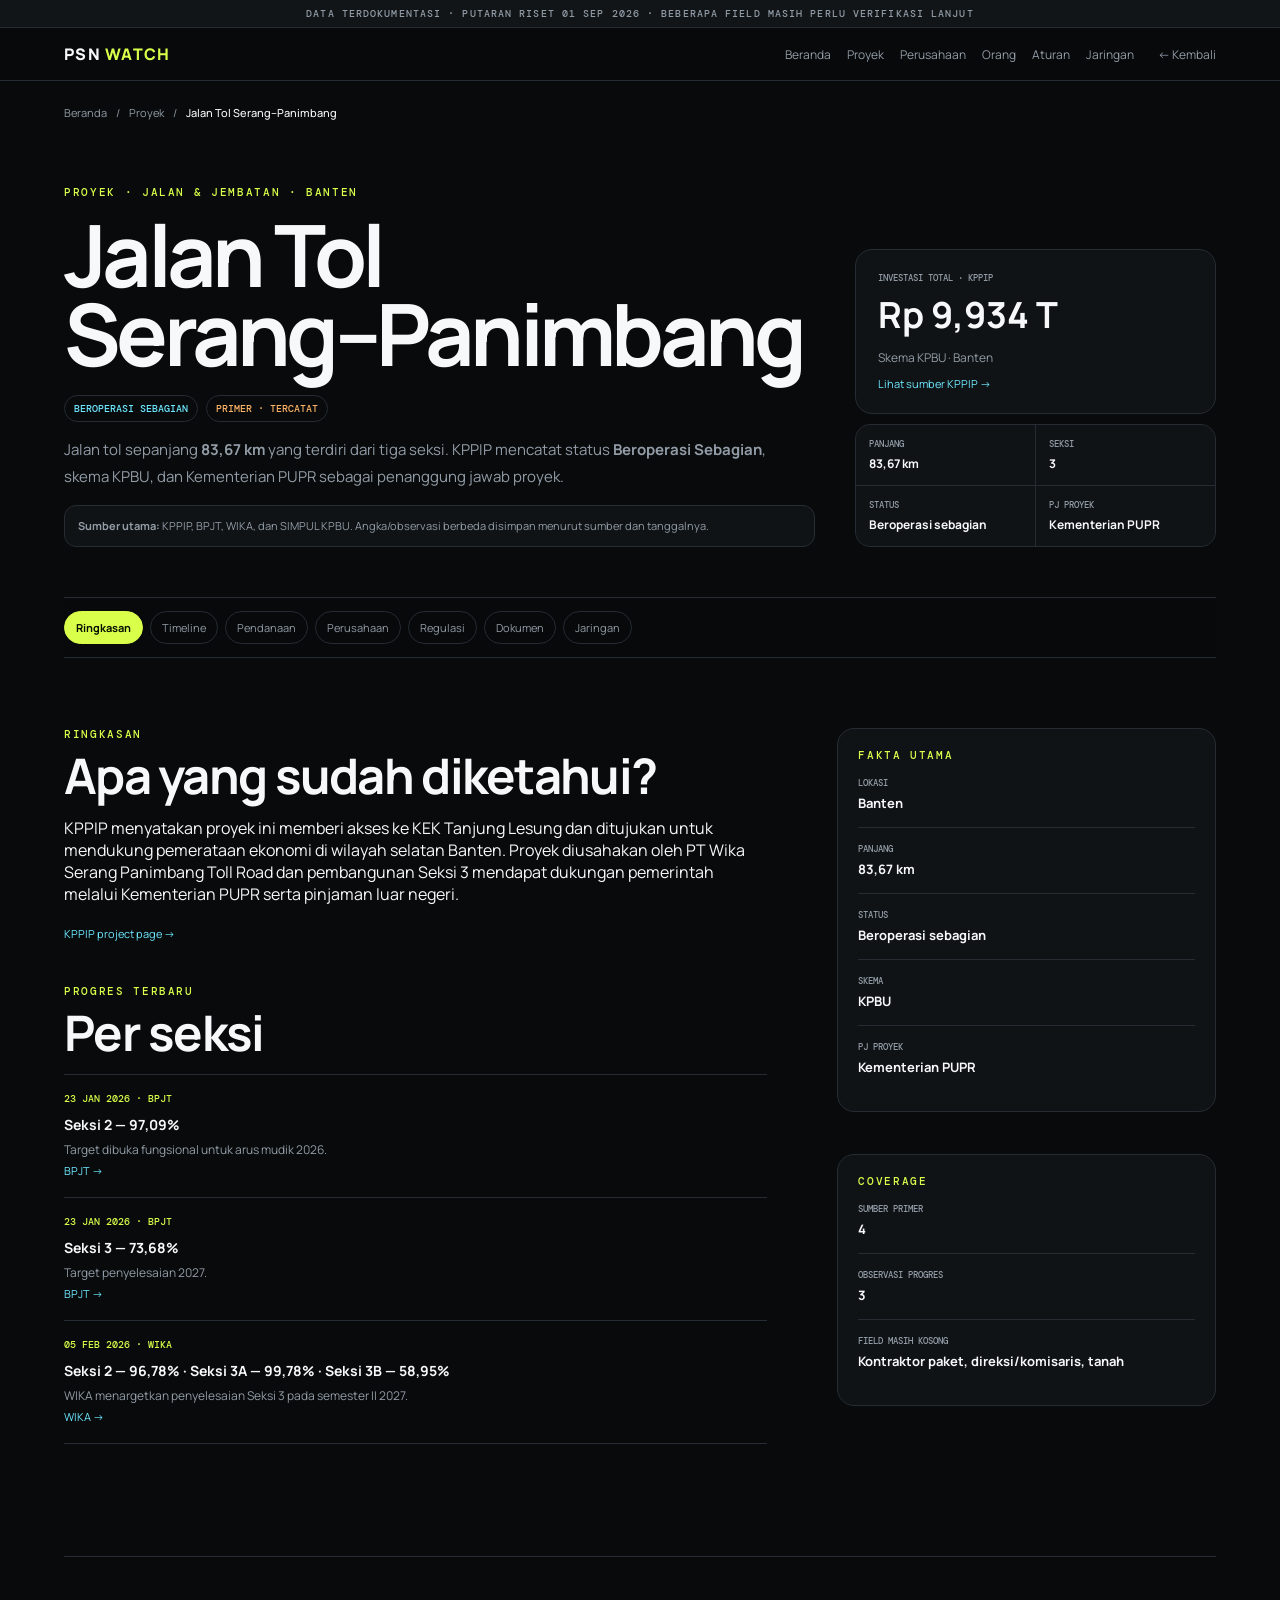
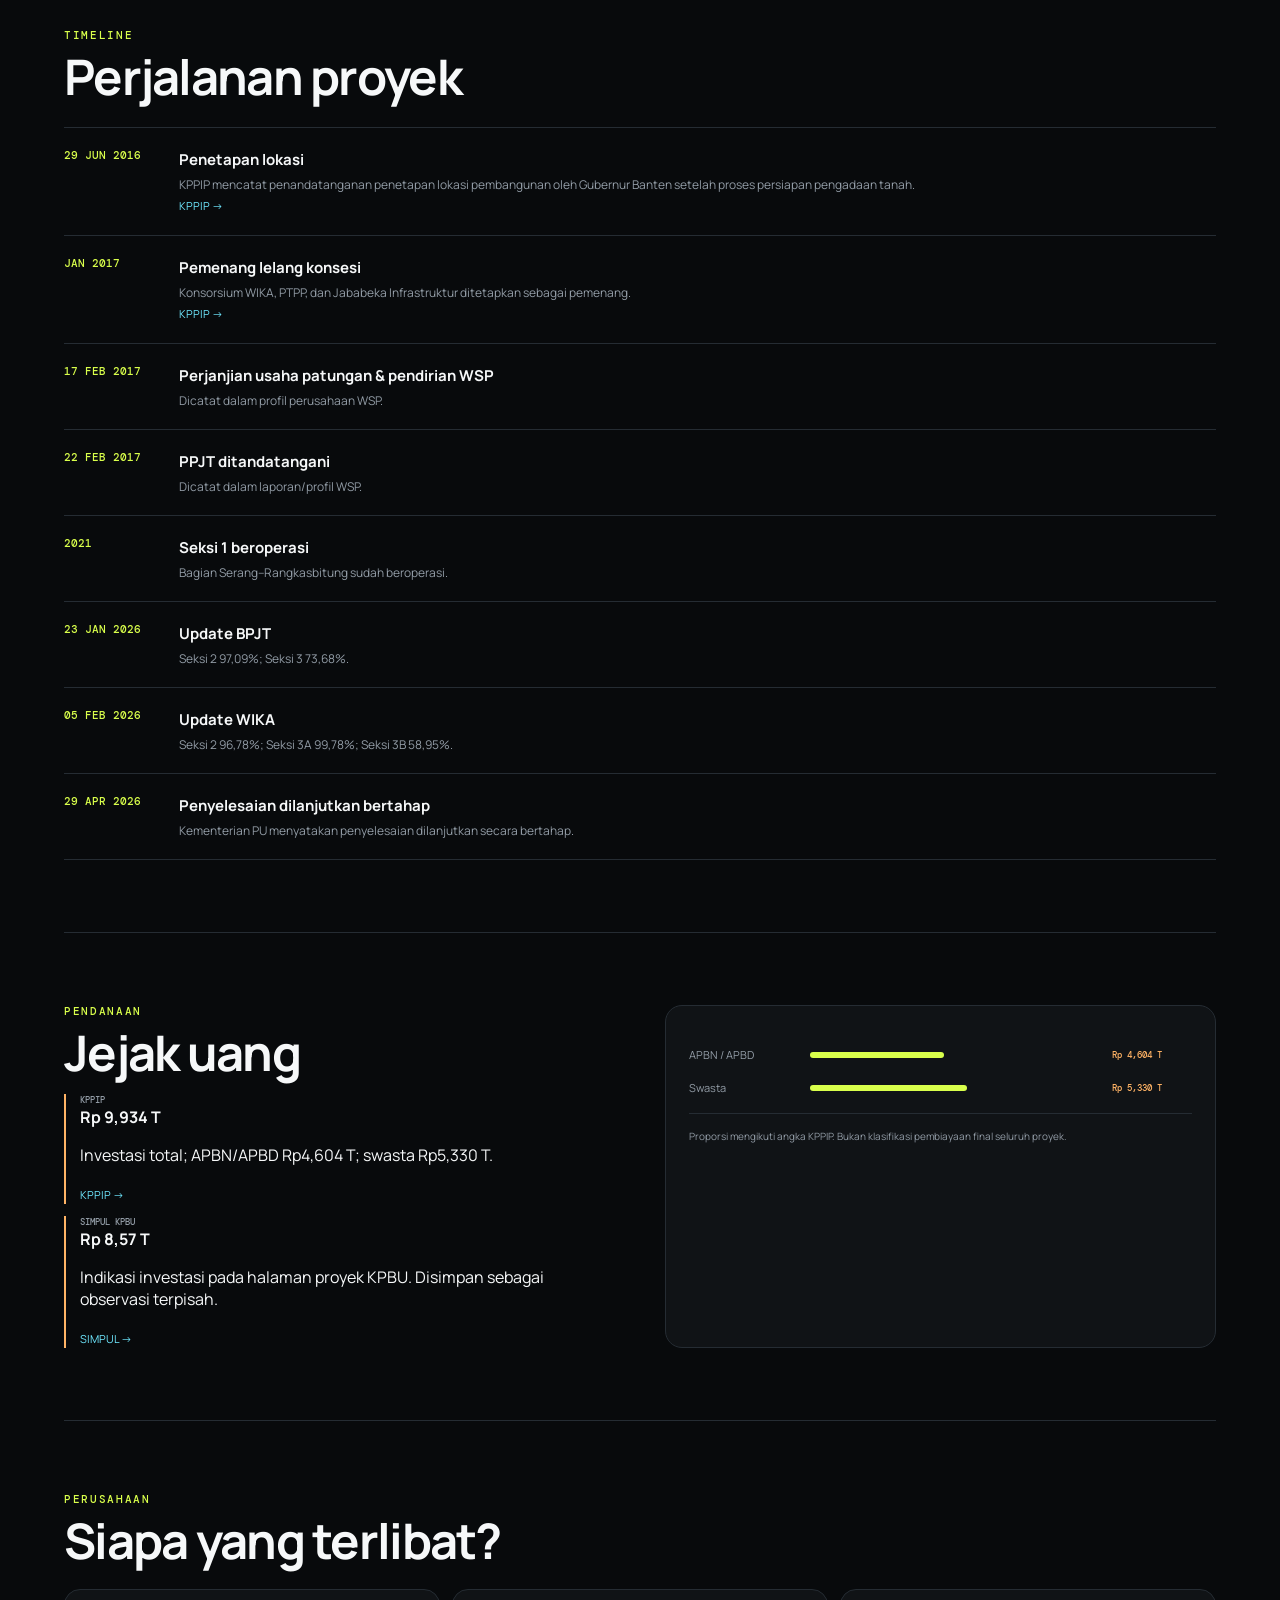
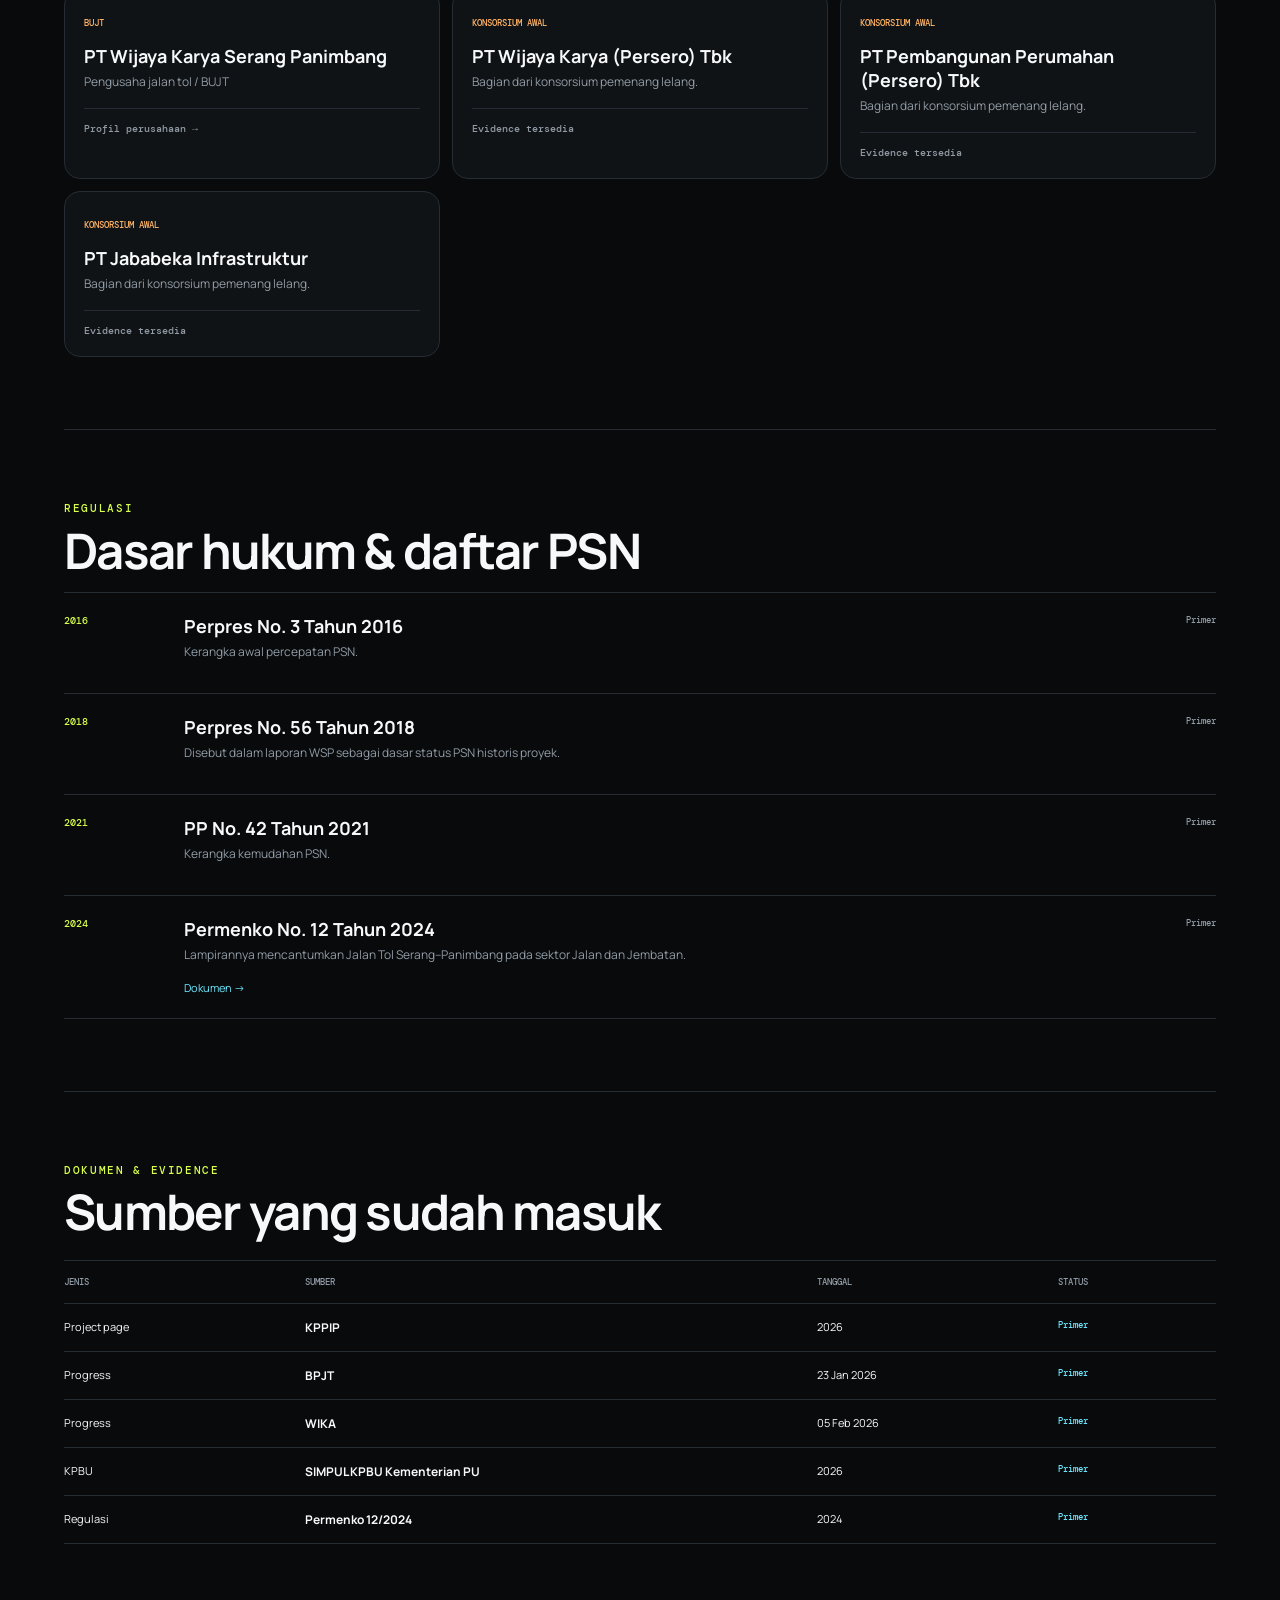
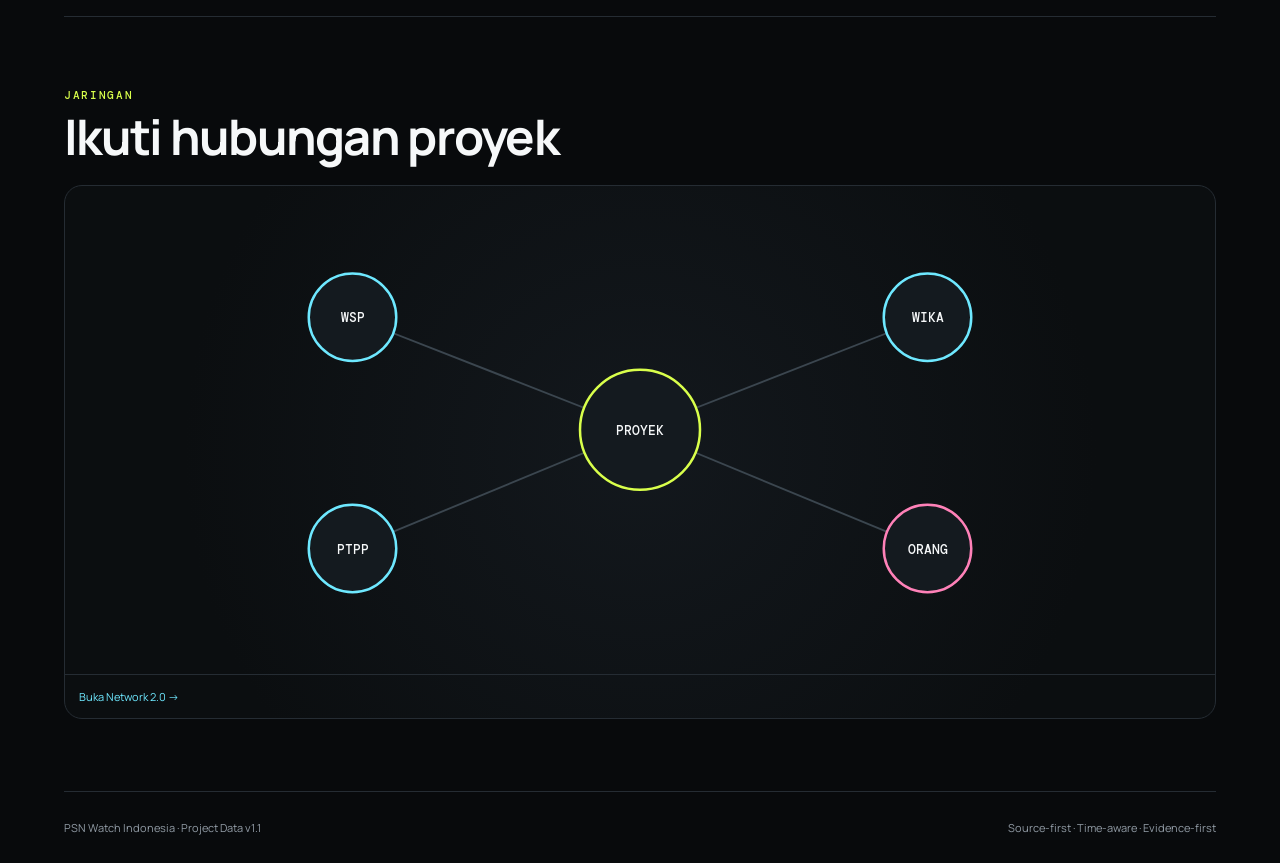
<file: proyek-serang-panimbang.html>
<!doctype html>
<html lang="id">
<head>
<meta charset="utf-8"><meta name="viewport" content="width=device-width,initial-scale=1">
<title>PSN Watch — Jalan Tol Serang–Panimbang</title>
<link rel="stylesheet" href="styles.css">
<style>
.source-link{color:var(--cyan);font-size:11px}.source-link:hover{text-decoration:underline}
.real-note{margin-top:10px;padding:11px 13px;border:1px solid var(--line);background:var(--panel);border-radius:12px;color:var(--muted);font-size:11px;line-height:1.6}
.data-label{color:var(--muted);font:500 9px "DM Mono",monospace}.status-source{margin-top:9px;color:var(--muted);font-size:10px}
.conflict-note{border-left:2px solid var(--orange);padding-left:14px;margin-top:12px}
.observation{padding:15px 0;border-bottom:1px solid var(--line)}.observation:last-child{border-bottom:0}
</style>
</head>
<body>
<div class="demo-bar">DATA TERDOKUMENTASI · PUTARAN RISET 01 SEP 2026 · BEBERAPA FIELD MASIH PERLU VERIFIKASI LANJUT</div>
<header class="topbar"><a class="brand" href="index.html">PSN <span>WATCH</span></a>
<nav><a href="index.html">Beranda</a><a href="index.html#proyek">Proyek</a><a href="index.html#perusahaan">Perusahaan</a><a href="index.html#orang">Orang</a><a href="index.html#aturan">Aturan</a><a href="jaringan.html">Jaringan</a></nav>
<a class="back-link" href="index.html#proyek">← Kembali</a></header>

<main class="page">
<div class="breadcrumbs"><a href="index.html">Beranda</a><span>/</span><a href="index.html#proyek">Proyek</a><span>/</span><b>Jalan Tol Serang–Panimbang</b></div>
<section class="project-hero">
 <div class="project-hero-main"><div class="eyebrow">PROYEK · JALAN & JEMBATAN · BANTEN</div>
 <h1>Jalan Tol<br>Serang–Panimbang</h1>
 <div class="status-row"><span class="status">BEROPERASI SEBAGIAN</span><span class="verified-badge">PRIMER · TERCATAT</span></div>
 <p>Jalan tol sepanjang <b>83,67 km</b> yang terdiri dari tiga seksi. KPPIP mencatat status <b>Beroperasi Sebagian</b>, skema KPBU, dan Kementerian PUPR sebagai penanggung jawab proyek.</p>
 <div class="real-note"><b>Sumber utama:</b> KPPIP, BPJT, WIKA, dan SIMPUL KPBU. Angka/observasi berbeda disimpan menurut sumber dan tanggalnya.</div></div>
 <aside class="hero-side"><div class="hero-value"><small>INVESTASI TOTAL · KPPIP</small><strong>Rp 9,934 T</strong><span>Skema KPBU · Banten</span><div class="status-source"><a class="source-link" href="https://kppip.go.id/proyek-strategis-nasional/jalan-dan-jembatan/jalan-tol-serang-panimbang-836km-2/" target="_blank">Lihat sumber KPPIP →</a></div></div>
 <div class="hero-mini-grid"><div><small>PANJANG</small><b>83,67 km</b></div><div><small>SEKSI</small><b>3</b></div><div><small>STATUS</small><b>Beroperasi sebagian</b></div><div><small>PJ PROYEK</small><b>Kementerian PUPR</b></div></div></aside>
</section>
<nav class="project-tabs"><a class="active" href="#ringkasan">Ringkasan</a><a href="#timeline">Timeline</a><a href="#uang">Pendanaan</a><a href="#perusahaan">Perusahaan</a><a href="#aturan">Regulasi</a><a href="#dokumen">Dokumen</a><a href="#jaringan">Jaringan</a></nav>

<section id="ringkasan" class="content-grid"><div>
<section class="block"><div class="section-label">RINGKASAN</div><h2>Apa yang sudah diketahui?</h2><p class="muted">KPPIP menyatakan proyek ini memberi akses ke KEK Tanjung Lesung dan ditujukan untuk mendukung pemerataan ekonomi di wilayah selatan Banten. Proyek diusahakan oleh PT Wika Serang Panimbang Toll Road dan pembangunan Seksi 3 mendapat dukungan pemerintah melalui Kementerian PUPR serta pinjaman luar negeri.</p><p><a class="source-link" href="https://kppip.go.id/proyek-prioritas/jalan-jembatan/jalan-tol-serang-panimbang/" target="_blank">KPPIP project page →</a></p></section>
<section class="block"><div class="section-label">PROGRES TERBARU</div><h2>Per seksi</h2><div class="changes">
<article><div class="date">23 JAN 2026 · BPJT</div><b>Seksi 2 — 97,09%</b><p>Target dibuka fungsional untuk arus mudik 2026.</p><a class="source-link" href="https://bpjt.pu.go.id/kunjungan-kerja-komisi-v-dpr-dorong-percepatan-pembangunan-jalan-tol-serang-panimbang/" target="_blank">BPJT →</a></article>
<article><div class="date">23 JAN 2026 · BPJT</div><b>Seksi 3 — 73,68%</b><p>Target penyelesaian 2027.</p><a class="source-link" href="https://bpjt.pu.go.id/kunjungan-kerja-komisi-v-dpr-dorong-percepatan-pembangunan-jalan-tol-serang-panimbang/" target="_blank">BPJT →</a></article>
<article><div class="date">05 FEB 2026 · WIKA</div><b>Seksi 2 — 96,78% · Seksi 3A — 99,78% · Seksi 3B — 58,95%</b><p>WIKA menargetkan penyelesaian Seksi 3 pada semester II 2027.</p><a class="source-link" href="https://www.wika.co.id/id/media-dan-informasi/siaran-pers/wika-to-soon-complete-section-2-of-the-serang-panimbang-toll-road-ready-to-support-2026-homecoming-connectivity-and-economic-equality-in-banten" target="_blank">WIKA →</a></article>
</div></section>
</div>
<aside class="side-column"><section class="block compact"><div class="section-label">FAKTA UTAMA</div>
<div class="fact"><small>LOKASI</small><b>Banten</b></div><div class="fact"><small>PANJANG</small><b>83,67 km</b></div><div class="fact"><small>STATUS</small><b>Beroperasi sebagian</b></div><div class="fact"><small>SKEMA</small><b>KPBU</b></div><div class="fact"><small>PJ PROYEK</small><b>Kementerian PUPR</b></div></section>
<section class="block compact"><div class="section-label">COVERAGE</div><div class="fact"><small>SUMBER PRIMER</small><b>4</b></div><div class="fact"><small>OBSERVASI PROGRES</small><b>3</b></div><div class="fact"><small>FIELD MASIH KOSONG</small><b>Kontraktor paket, direksi/komisaris, tanah</b></div></section></aside>
</section>

<section id="timeline" class="wide-block"><div class="section-label">TIMELINE</div><h2>Perjalanan proyek</h2><div class="timeline">
<article><span>29 JUN 2016</span><div><b>Penetapan lokasi</b><p>KPPIP mencatat penandatanganan penetapan lokasi pembangunan oleh Gubernur Banten setelah proses persiapan pengadaan tanah.</p><a class="source-link" href="https://kppip.go.id/tentang-kppip/pencapaian-kppip/pencapaian-kppip-semester-1-2016/" target="_blank">KPPIP →</a></div></article>
<article><span>JAN 2017</span><div><b>Pemenang lelang konsesi</b><p>Konsorsium WIKA, PTPP, dan Jababeka Infrastruktur ditetapkan sebagai pemenang.</p><a class="source-link" href="https://kppip.go.id/tentang-kppip/pencapaian-kppip-semester-2-2017/" target="_blank">KPPIP →</a></div></article>
<article><span>17 FEB 2017</span><div><b>Perjanjian usaha patungan & pendirian WSP</b><p>Dicatat dalam profil perusahaan WSP.</p></div></article>
<article><span>22 FEB 2017</span><div><b>PPJT ditandatangani</b><p>Dicatat dalam laporan/profil WSP.</p></div></article>
<article><span>2021</span><div><b>Seksi 1 beroperasi</b><p>Bagian Serang–Rangkasbitung sudah beroperasi.</p></div></article>
<article><span>23 JAN 2026</span><div><b>Update BPJT</b><p>Seksi 2 97,09%; Seksi 3 73,68%.</p></div></article>
<article><span>05 FEB 2026</span><div><b>Update WIKA</b><p>Seksi 2 96,78%; Seksi 3A 99,78%; Seksi 3B 58,95%.</p></div></article>
<article><span>29 APR 2026</span><div><b>Penyelesaian dilanjutkan bertahap</b><p>Kementerian PU menyatakan penyelesaian dilanjutkan secara bertahap.</p></div></article>
</div></section>

<section id="uang" class="wide-block two-col"><div><div class="section-label">PENDANAAN</div><h2>Jejak uang</h2>
<div class="conflict-note"><div class="data-label">KPPIP</div><b>Rp 9,934 T</b><p class="muted">Investasi total; APBN/APBD Rp4,604 T; swasta Rp5,330 T.</p><a class="source-link" href="https://kppip.go.id/proyek-strategis-nasional/jalan-dan-jembatan/jalan-tol-serang-panimbang-836km-2/" target="_blank">KPPIP →</a></div>
<div class="conflict-note"><div class="data-label">SIMPUL KPBU</div><b>Rp 8,57 T</b><p class="muted">Indikasi investasi pada halaman proyek KPBU. Disimpan sebagai observasi terpisah.</p><a class="source-link" href="https://simpulkpbu.pu.go.id/proyek/jalan-tol-serang-panimbang" target="_blank">SIMPUL →</a></div>
</div>
<div class="funding-card"><div class="funding-row"><span>APBN / APBD</span><i style="width:46%"></i><b>Rp 4,604 T</b></div><div class="funding-row"><span>Swasta</span><i style="width:54%"></i><b>Rp 5,330 T</b></div><div class="small-note">Proporsi mengikuti angka KPPIP. Bukan klasifikasi pembiayaan final seluruh proyek.</div></div></section>

<section id="perusahaan" class="wide-block"><div class="section-label">PERUSAHAAN</div><h2>Siapa yang terlibat?</h2><div class="entity-grid">
<a class="entity" href="perusahaan-a.html"><span>BUJT</span><h3>PT Wijaya Karya Serang Panimbang</h3><p>Pengusaha jalan tol / BUJT</p><b>Profil perusahaan →</b></a>
<article class="entity"><span>KONSORSIUM AWAL</span><h3>PT Wijaya Karya (Persero) Tbk</h3><p>Bagian dari konsorsium pemenang lelang.</p><b>Evidence tersedia</b></article>
<article class="entity"><span>KONSORSIUM AWAL</span><h3>PT Pembangunan Perumahan (Persero) Tbk</h3><p>Bagian dari konsorsium pemenang lelang.</p><b>Evidence tersedia</b></article>
<article class="entity"><span>KONSORSIUM AWAL</span><h3>PT Jababeka Infrastruktur</h3><p>Bagian dari konsorsium pemenang lelang.</p><b>Evidence tersedia</b></article>
</div></section>

<section id="aturan" class="wide-block"><div class="section-label">REGULASI</div><h2>Dasar hukum & daftar PSN</h2><div class="law-list">
<article><span>2016</span><div><b>Perpres No. 3 Tahun 2016</b><p>Kerangka awal percepatan PSN.</p></div><em>Primer</em></article>
<article><span>2018</span><div><b>Perpres No. 56 Tahun 2018</b><p>Disebut dalam laporan WSP sebagai dasar status PSN historis proyek.</p></div><em>Primer</em></article>
<article><span>2021</span><div><b>PP No. 42 Tahun 2021</b><p>Kerangka kemudahan PSN.</p></div><em>Primer</em></article>
<article><span>2024</span><div><b>Permenko No. 12 Tahun 2024</b><p>Lampirannya mencantumkan Jalan Tol Serang–Panimbang pada sektor Jalan dan Jembatan.</p><a class="source-link" href="https://kppip.go.id/wp-content/uploads/filebase/peraturan/permen/permenko/Permenko_Nomor_12_Tahun_2024_Perubahan_Keenam_Daftar_PSN.pdf" target="_blank">Dokumen →</a></div><em>Primer</em></article>
</div></section>

<section id="dokumen" class="wide-block"><div class="section-label">DOKUMEN & EVIDENCE</div><h2>Sumber yang sudah masuk</h2><div class="doc-table">
<div class="doc-row head"><span>JENIS</span><span>SUMBER</span><span>TANGGAL</span><span>STATUS</span></div>
<div class="doc-row"><span>Project page</span><b>KPPIP</b><span>2026</span><em>Primer</em></div>
<div class="doc-row"><span>Progress</span><b>BPJT</b><span>23 Jan 2026</span><em>Primer</em></div>
<div class="doc-row"><span>Progress</span><b>WIKA</b><span>05 Feb 2026</span><em>Primer</em></div>
<div class="doc-row"><span>KPBU</span><b>SIMPUL KPBU Kementerian PU</b><span>2026</span><em>Primer</em></div>
<div class="doc-row"><span>Regulasi</span><b>Permenko 12/2024</b><span>2024</span><em>Primer</em></div>
</div></section>

<section id="jaringan" class="wide-block"><div class="section-label">JARINGAN</div><h2>Ikuti hubungan proyek</h2><div class="network-mini"><svg viewBox="0 0 920 390"><line x1="460" y1="195" x2="230" y2="105"/><line x1="460" y1="195" x2="690" y2="105"/><line x1="460" y1="195" x2="230" y2="290"/><line x1="460" y1="195" x2="690" y2="290"/><circle class="n project" cx="460" cy="195" r="48"/><circle class="n company" cx="230" cy="105" r="35"/><circle class="n company" cx="690" cy="105" r="35"/><circle class="n company" cx="230" cy="290" r="35"/><circle class="n person" cx="690" cy="290" r="35"/><text x="460" y="199">PROYEK</text><text x="230" y="109">WSP</text><text x="690" y="109">WIKA</text><text x="230" y="294">PTPP</text><text x="690" y="294">ORANG</text></svg><div class="network-caption"><a class="source-link" href="jaringan.html">Buka Network 2.0 →</a></div></div></section>
</main>
<footer><span>PSN Watch Indonesia · Project Data v1.1</span><span>Source-first · Time-aware · Evidence-first</span></footer>
<script>
const tabs=[...document.querySelectorAll('.project-tabs a')],sections=tabs.map(t=>document.querySelector(t.getAttribute('href'))).filter(Boolean);
const setActive=()=>{let c=sections[0],y=scrollY+180;sections.forEach(s=>{if(s.offsetTop<=y)c=s});tabs.forEach(t=>t.classList.toggle('active',t.getAttribute('href')==='#'+c.id));};
addEventListener('scroll',setActive,{passive:true});addEventListener('load',setActive);
</script>
</body></html>
</file>
<file: styles.css>
@import url('https://fonts.googleapis.com/css2?family=DM+Mono:wght@400;500&family=Manrope:wght@400;500;600;700;800&display=swap');
:root{--bg:#080a0c;--panel:#101316;--panel2:#15191d;--text:#f6f8f9;--muted:#929ca6;--line:#252c33;--accent:#d9ff4b;--cyan:#6ee8ff;--orange:#ffb365;--pink:#ff81b8;--purple:#a897ff}
*{box-sizing:border-box}html{scroll-behavior:smooth}body{margin:0;background:var(--bg);color:var(--text);font-family:Manrope,system-ui,sans-serif}.demo-bar{text-align:center;padding:7px 12px;background:#111518;color:var(--muted);font:500 10px "DM Mono",monospace;letter-spacing:.11em;border-bottom:1px solid var(--line)}
a{color:inherit;text-decoration:none}.topbar{position:sticky;top:0;z-index:50;display:flex;align-items:center;gap:24px;padding:15px 5vw;border-bottom:1px solid var(--line);background:rgba(8,10,12,.95);backdrop-filter:blur(12px)}.brand{font-weight:800;letter-spacing:.08em;margin-right:auto}.brand span{color:var(--accent)}nav{display:flex;gap:16px;color:var(--muted);font-size:12px}nav a:hover{color:var(--text)}.search-btn{background:var(--panel);border:1px solid var(--line);color:var(--muted);border-radius:999px;padding:9px 14px;cursor:pointer}.back-link{font-size:12px;color:var(--muted)}.back-link:hover{color:var(--text)}
main{max-width:1380px;margin:0 auto;padding:0 5vw}.hero{display:grid;grid-template-columns:1.3fr .7fr;gap:70px;padding:88px 0 68px;border-bottom:1px solid var(--line)}.eyebrow,.section-label{font:500 11px/1.2 "DM Mono",monospace;letter-spacing:.15em;color:var(--accent);text-transform:uppercase}.hero h1{font-size:clamp(48px,7vw,94px);line-height:.92;letter-spacing:-.06em;margin:18px 0 24px}.hero-copy>p{max-width:780px;color:var(--muted);font-size:18px;line-height:1.75}.hero-actions{display:flex;gap:10px;margin-top:30px}.button{display:inline-flex;padding:13px 18px;border:1px solid var(--line);border-radius:999px;font-weight:700}.button.primary{background:var(--accent);color:#071000;border-color:var(--accent)}.button.secondary:hover{border-color:#4c565f}
.hero-card,.map-card{background:linear-gradient(145deg,var(--panel2),var(--panel));border:1px solid var(--line);border-radius:22px}.hero-card{align-self:end;padding:28px}.mini-label{font:500 10px "DM Mono",monospace;letter-spacing:.12em;color:var(--muted)}.flow{font-size:20px;font-weight:800;line-height:1.5;margin-top:18px}.flow i{color:var(--accent);font-style:normal}.hero-line{height:1px;background:var(--line);margin:28px 0}.hero-note{color:var(--muted);font-size:13px;line-height:1.7}
.stats{display:grid;grid-template-columns:repeat(4,1fr);border-bottom:1px solid var(--line)}.stats>div{padding:28px 22px 28px 0;border-right:1px solid var(--line)}.stats>div:not(:first-child){padding-left:22px}.stats>div:last-child{border-right:0}.stats span{display:block;font:500 10px "DM Mono",monospace;color:var(--muted);letter-spacing:.13em}.stats strong{display:block;font-size:39px;margin:8px 0 2px}.stats small{color:var(--muted)}
.section{padding:78px 0;border-bottom:1px solid var(--line)}.section.alt{margin-left:-5vw;margin-right:-5vw;padding-left:5vw;padding-right:5vw;background:#0b0e10}.section-head{display:flex;align-items:end;justify-content:space-between;gap:30px;margin-bottom:30px}.section-head h2,.wide-block h2{font-size:clamp(34px,4vw,56px);line-height:1;letter-spacing:-.035em;margin:10px 0}.section-head p{max-width:680px;color:var(--muted);line-height:1.7;margin:0}
.map-filters,.filters,.graph-tools{display:flex;gap:8px;flex-wrap:wrap;justify-content:flex-end}.chip{background:var(--panel);color:var(--muted);border:1px solid var(--line);border-radius:999px;padding:9px 12px;font-size:11px;cursor:pointer}.chip.active{background:var(--accent);border-color:var(--accent);color:#061000;font-weight:700}.map-card{min-height:370px;position:relative;overflow:hidden;background:radial-gradient(circle at 50% 40%,#14191d,#0b0e10 70%)}.map-copy{position:absolute;left:24px;top:22px;z-index:2}.map-stat b{display:block;color:var(--accent);font:500 10px "DM Mono",monospace}.map-stat span{font-size:15px}.map-hint{max-width:290px;margin-top:14px;color:var(--muted);font-size:12px;line-height:1.6}.map-svg{display:block;width:100%;height:auto;padding:20px 20px 0}.island{fill:#182127;stroke:#37424b;stroke-width:2}.map-dot circle{fill:var(--accent);stroke:#0e1215;stroke-width:5}.map-dot text{fill:var(--muted);font:500 12px "DM Mono",monospace}
.filters select,.filters input{background:var(--panel);color:var(--text);border:1px solid var(--line);border-radius:999px;padding:11px 14px;outline:none}.filters input{min-width:220px}.project-grid{display:grid;grid-template-columns:repeat(3,1fr);gap:14px}.project-card,.company-card,.person-card{background:var(--panel);border:1px solid var(--line);border-radius:18px;padding:21px;transition:.18s}.project-card:hover,.company-card:hover,.person-card:hover{transform:translateY(-3px);border-color:#4a555d}.tag{display:inline-block;padding:5px 8px;border:1px solid var(--line);border-radius:999px;color:var(--cyan);font:500 10px "DM Mono",monospace}.project-card h3{font-size:20px;line-height:1.2;margin:16px 0 8px}.meta{color:var(--muted);font-size:12px;line-height:1.6}.card-bottom{display:flex;justify-content:space-between;margin-top:20px;padding-top:14px;border-top:1px solid var(--line);font-size:12px}.card-bottom b{color:var(--accent)}
.company-grid{display:grid;grid-template-columns:repeat(4,1fr);gap:14px}.company-type{font-size:11px;color:var(--orange)}.company-card h3,.person-card h3{font-size:18px;margin:14px 0 6px}.people-grid{display:grid;grid-template-columns:repeat(3,1fr);gap:14px}.role{color:var(--muted);font-size:13px}.linkline{margin-top:14px;padding-top:14px;border-top:1px solid var(--line);color:var(--muted);font-size:12px}
.rule-timeline,.law-list{border-top:1px solid var(--line)}.rule,.law-list article{display:grid;grid-template-columns:100px 1fr auto;gap:20px;padding:21px 0;border-bottom:1px solid var(--line);align-items:start}.rule>span,.law-list article>span{color:var(--accent);font:500 10px "DM Mono",monospace}.rule b,.law-list b{display:block;font-size:18px}.rule small,.law-list p{color:var(--muted);display:block;margin-top:5px;font-size:12px}.rule em,.law-list em{font:500 9px "DM Mono",monospace;color:var(--muted);font-style:normal}
.network-canvas{position:relative;background:radial-gradient(circle at center,#13181d,#0b0e10 70%);border:1px solid var(--line);border-radius:20px;overflow:hidden}.network-canvas svg{display:block;width:100%;height:auto}.edge-lines line{stroke:#39434b;stroke-width:1.3}.node circle{fill:#14191e;stroke-width:1.7}.node.project circle{stroke:var(--accent)}.node.company circle{stroke:var(--cyan)}.node.person circle{stroke:var(--pink)}.node text{fill:var(--text);font:500 11px "DM Mono",monospace;text-anchor:middle}.node-inspector{position:absolute;right:18px;bottom:18px;width:315px;background:rgba(12,15,17,.95);border:1px solid var(--line);border-radius:15px;padding:16px}.node-inspector b{display:block;margin-top:8px}.node-inspector p{color:var(--muted);font-size:12px;line-height:1.6;margin:8px 0 0}
footer{display:flex;justify-content:space-between;gap:20px;padding:28px 5vw;color:var(--muted);font-size:11px}
dialog{width:min(720px,92vw);border:1px solid var(--line);border-radius:20px;background:var(--panel);color:var(--text);padding:0;box-shadow:0 25px 100px rgba(0,0,0,.72)}dialog::backdrop{background:rgba(0,0,0,.78)}.dialog-inner{padding:30px;position:relative}.close{position:absolute;right:17px;top:10px;background:none;border:0;color:var(--muted);font-size:30px;cursor:pointer}.global-search{width:100%;background:var(--panel2);border:1px solid var(--line);color:var(--text);padding:15px;border-radius:12px;font-size:16px;outline:none}.results{margin-top:15px;max-height:400px;overflow:auto}.result{display:block;padding:13px;border-bottom:1px solid var(--line)}.result:hover{background:var(--panel2)}.result span{font-size:11px;color:var(--muted);display:block}.result b{display:block;margin:3px 0;color:var(--text)}
/* Detail */
.page{max-width:1280px}.breadcrumbs{display:flex;gap:9px;align-items:center;padding:24px 0;color:var(--muted);font-size:11px}.breadcrumbs b{color:var(--text);font-weight:500}.project-hero{display:grid;grid-template-columns:1.35fr .65fr;gap:40px;padding:42px 0 50px;border-bottom:1px solid var(--line)}.project-hero h1{font-size:clamp(48px,7vw,86px);line-height:.92;letter-spacing:-.055em;margin:16px 0 22px}.project-hero-main>p{max-width:720px;color:var(--muted);line-height:1.75;font-size:15px}.status-row{display:flex;gap:8px;flex-wrap:wrap}.status,.verified-badge{padding:6px 9px;border:1px solid var(--line);border-radius:999px;font:500 10px "DM Mono",monospace}.status{color:var(--cyan)}.verified-badge{color:var(--orange)}.hero-side{align-self:end}.hero-value{background:var(--panel);border:1px solid var(--line);padding:22px;border-radius:17px}.hero-value small,.hero-mini-grid small{display:block;color:var(--muted);font:500 9px "DM Mono",monospace}.hero-value strong{display:block;font-size:36px;margin:6px 0}.hero-value span{color:var(--muted);font-size:12px}.hero-mini-grid{display:grid;grid-template-columns:1fr 1fr;gap:1px;margin-top:10px;background:var(--line);border:1px solid var(--line);border-radius:15px;overflow:hidden}.hero-mini-grid div{background:var(--panel);padding:13px}.hero-mini-grid b{display:block;margin-top:5px;font-size:12px}.project-tabs{position:sticky;top:55px;z-index:15;display:flex;gap:7px;overflow:auto;padding:13px 0;background:rgba(8,10,12,.94);border-bottom:1px solid var(--line);backdrop-filter:blur(10px)}.project-tabs a{padding:8px 11px;border:1px solid var(--line);border-radius:999px;color:var(--muted);font-size:11px;white-space:nowrap}.project-tabs a:hover,.project-tabs a.active{background:var(--accent);border-color:var(--accent);color:#071000;font-weight:700}
.content-grid{display:grid;grid-template-columns:1.3fr .7fr;gap:70px;padding:70px 0;border-bottom:1px solid var(--line)}.block{margin-bottom:42px}.block h2,.wide-block h2{font-size:clamp(29px,4vw,49px);line-height:1;letter-spacing:-.035em;margin:10px 0 17px}.compact{border:1px solid var(--line);background:var(--panel);border-radius:17px;padding:20px}.fact{padding:15px 0;border-bottom:1px solid var(--line)}.fact:last-child{border-bottom:0}.fact small{display:block;color:var(--muted);font:500 9px "DM Mono",monospace}.fact b{display:block;margin-top:5px;font-size:13px}.evidence-meter{height:7px;background:#20262b;border-radius:999px;overflow:hidden;margin-top:20px}.evidence-meter span{display:block;height:100%;background:var(--accent)}.meter-row{display:flex;justify-content:space-between;align-items:center;margin-top:9px}.meter-row b{font-size:12px}.meter-row small{color:var(--muted);font-size:10px}.tiny{font-size:11px}.changes{border-top:1px solid var(--line)}.changes article{padding:17px 0;border-bottom:1px solid var(--line)}.date{font:500 10px "DM Mono",monospace;color:var(--accent);margin-bottom:8px}.changes b{font-size:14px}.changes p{margin:6px 0 0;color:var(--muted);font-size:12px}.wide-block{padding:72px 0;border-bottom:1px solid var(--line)}.two-col{display:grid;grid-template-columns:1fr 1fr;gap:50px}.timeline{border-top:1px solid var(--line);margin-top:26px}.timeline article{display:grid;grid-template-columns:95px 1fr;gap:20px;padding:20px 0;border-bottom:1px solid var(--line)}.timeline article>span{color:var(--accent);font:500 11px "DM Mono",monospace}.timeline b{font-size:15px}.timeline p{color:var(--muted);font-size:12px;margin:6px 0 0}.funding-card{border:1px solid var(--line);background:var(--panel);border-radius:17px;padding:23px}.funding-row{display:grid;grid-template-columns:110px 1fr 80px;align-items:center;gap:11px;margin:18px 0;font-size:11px}.funding-row span{color:var(--muted)}.funding-row i{height:6px;background:var(--accent);border-radius:99px}.funding-row b{color:var(--orange);font:500 9px "DM Mono",monospace}.small-note{padding-top:15px;border-top:1px solid var(--line);color:var(--muted);font-size:10px}.entity-grid{display:grid;grid-template-columns:repeat(3,1fr);gap:12px;margin-top:24px}.entity{border:1px solid var(--line);background:var(--panel);border-radius:16px;padding:19px}.entity>span{color:var(--orange);font:500 9px "DM Mono",monospace}.entity h3{font-size:18px;margin:13px 0 5px}.entity p{color:var(--muted);font-size:12px;margin:0}.entity>b{display:block;margin-top:18px;padding-top:13px;border-top:1px solid var(--line);font:500 10px "DM Mono",monospace;color:var(--muted)}.doc-table{margin-top:24px;border-top:1px solid var(--line)}.doc-row{display:grid;grid-template-columns:1fr 2.2fr 1fr .7fr;gap:15px;padding:15px 0;border-bottom:1px solid var(--line);font-size:11px}.doc-row.head{font:500 9px "DM Mono",monospace;color:var(--muted)}.doc-row b{font-size:12px}.doc-row em{font:500 9px "DM Mono",monospace;color:var(--cyan);font-style:normal}.network-mini{margin-top:24px;position:relative;background:radial-gradient(circle at center,#13181d,#0b0e10 72%);border:1px solid var(--line);border-radius:18px;overflow:hidden}.network-mini svg{width:100%;display:block}.network-mini line{stroke:#3b464f;stroke-width:1.5}.network-mini .n{fill:#141a1f;stroke-width:2}.network-mini .project{stroke:var(--accent)}.network-mini .company{stroke:var(--cyan)}.network-mini .person{stroke:var(--pink)}.network-mini text{fill:var(--text);text-anchor:middle;font:500 10px "DM Mono",monospace}.network-caption{border-top:1px solid var(--line);padding:14px;color:var(--muted);font-size:11px}
@media(max-width:1100px){nav{display:none}.hero,.project-hero,.content-grid,.two-col{grid-template-columns:1fr}.project-grid{grid-template-columns:repeat(2,1fr)}.company-grid{grid-template-columns:repeat(2,1fr)}}
@media(max-width:700px){.topbar{padding:14px 4vw}.stats{grid-template-columns:1fr 1fr}.stats>div{padding:20px 14px 20px 0}.stats>div:not(:first-child){padding-left:14px}.section-head{align-items:stretch;flex-direction:column}.filters,.map-filters,.graph-tools{justify-content:flex-start}.project-grid,.people-grid,.company-grid,.entity-grid{grid-template-columns:1fr}.map-card{min-height:300px;overflow:auto}.map-svg{min-width:700px}.network-canvas{overflow:auto}.network-canvas svg{min-width:850px}.node-inspector{position:relative;width:auto;right:auto;bottom:auto;margin:14px}.rule,.law-list article{grid-template-columns:70px 1fr}.rule em,.law-list em{display:none}.doc-row{grid-template-columns:1fr 1.6fr .7fr}.doc-row span:last-of-type,.doc-row em{display:none}.timeline article{grid-template-columns:65px 1fr}footer{flex-direction:column}.detail-grid{grid-template-columns:1fr}.project-tabs{top:52px}}

.company-card{display:block}.company-card:hover{color:inherit}

.entity{display:block;color:inherit;text-decoration:none}
.entity:hover{color:inherit}
</file>
